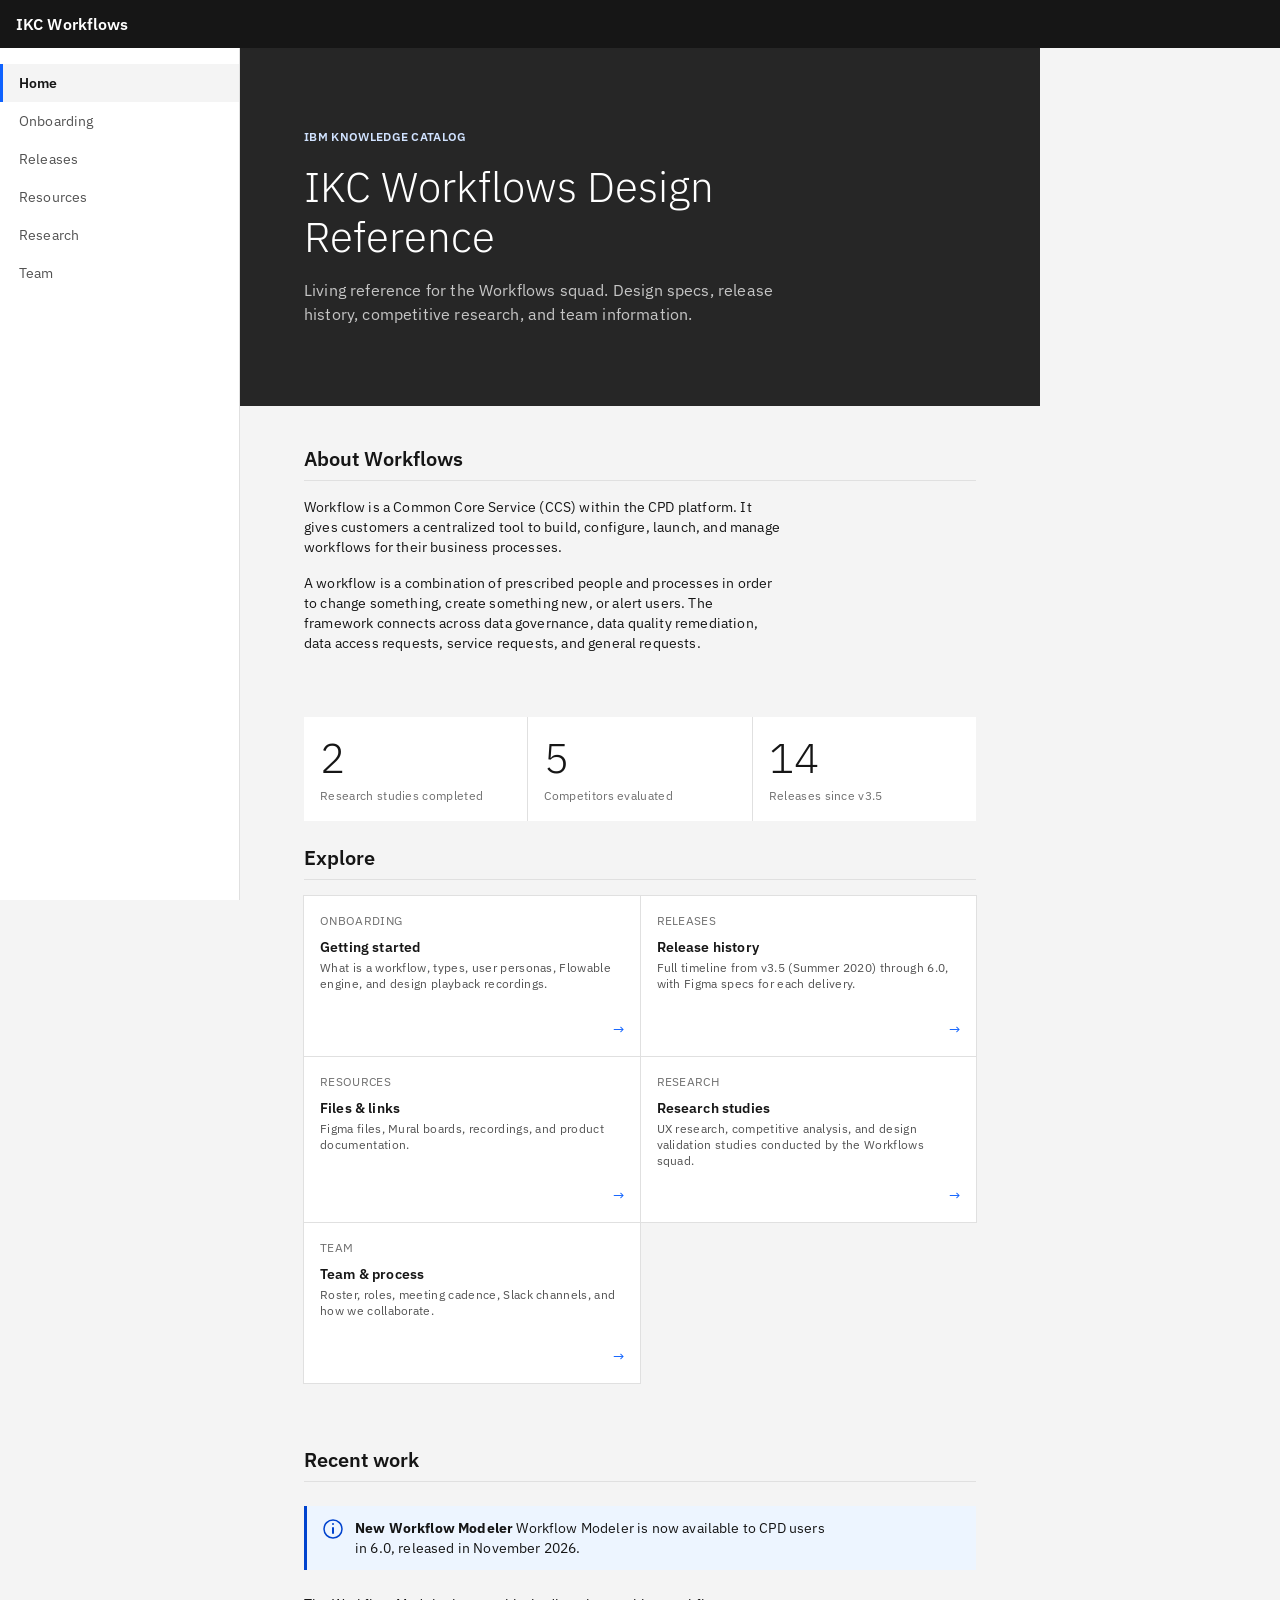
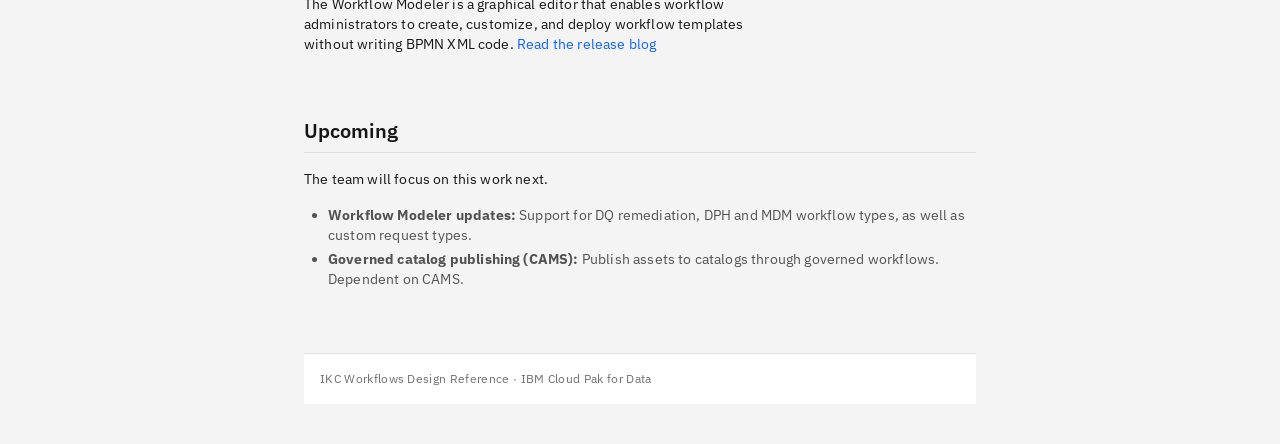
<file: index.html>
<!DOCTYPE html>
<html lang="en">
<head>
  <meta charset="UTF-8">
  <meta name="viewport" content="width=device-width, initial-scale=1.0">
  <title>IKC Workflows Design Reference</title>
  <link rel="stylesheet" href="css/style.css">
  <link rel="preconnect" href="https://fonts.googleapis.com">
  <link href="https://fonts.googleapis.com/css2?family=IBM+Plex+Sans:wght@300;400;500;600&family=IBM+Plex+Mono:wght@400;600&display=swap" rel="stylesheet">
</head>
<body>

  <header class="shell-header">
    <a href="index.html" class="shell-header__name">IKC Workflows</a>
  </header>

  <nav class="mobile-nav">
    <a href="index.html" class="active">Home</a>
    <a href="onboarding.html">Onboarding</a>
    <a href="releases.html">Releases</a>
    <a href="resources.html">Resources</a>
    <a href="competitive.html">Research</a>
    <a href="team.html">Team</a>
  </nav>

  <div class="layout">
    <aside class="side-nav">
      <a href="index.html" class="side-nav__link active">Home</a>
      <a href="onboarding.html" class="side-nav__link">Onboarding</a>
      <a href="releases.html" class="side-nav__link">Releases</a>
      <a href="resources.html" class="side-nav__link">Resources</a>
      <a href="competitive.html" class="side-nav__link">Research</a>
      <a href="team.html" class="side-nav__link">Team</a>
    </aside>

    <main class="main-content">

      <!-- Hero -->
      <div class="hero">
        <span class="hero__label">IBM Knowledge Catalog</span>
        <h1>IKC Workflows Design Reference</h1>
        <p>Living reference for the Workflows squad. Design specs, release history, competitive research, and team information.</p>
      </div>

      <!-- What is Workflow -->
      <div class="section">
        <h2>About Workflows</h2>
        <p>Workflow is a Common Core Service (CCS) within the CPD platform. It gives customers a centralized tool to build, configure, launch, and manage workflows for their business processes.</p>
        <p>A workflow is a combination of prescribed people and processes in order to change something, create something new, or alert users. The framework connects across data governance, data quality remediation, data access requests, service requests, and general requests.</p>
      </div>

      <!-- Stats -->
      <div class="stats-row">
        <div class="stat">
          <div class="stat__number">2</div>
          <div class="stat__label">Research studies completed</div>
        </div>
        <div class="stat">
          <div class="stat__number">5</div>
          <div class="stat__label">Competitors evaluated</div>
        </div>
        <div class="stat">
          <div class="stat__number">14</div>
          <div class="stat__label">Releases since v3.5</div>
        </div>
      </div>

      <!-- Navigation tiles -->
      <div class="section">
        <h2>Explore</h2>
        <div class="tile-grid">
          <a href="onboarding.html" class="tile">
            <div>
              <div class="tile__label">Onboarding</div>
              <div class="tile__title">Getting started</div>
              <div class="tile__description">What is a workflow, types, user personas, Flowable engine, and design playback recordings.</div>
            </div>
            <div class="tile__arrow">&rarr;</div>
          </a>
          <a href="releases.html" class="tile">
            <div>
              <div class="tile__label">Releases</div>
              <div class="tile__title">Release history</div>
              <div class="tile__description">Full timeline from v3.5 (Summer 2020) through 6.0, with Figma specs for each delivery.</div>
            </div>
            <div class="tile__arrow">&rarr;</div>
          </a>
          <a href="resources.html" class="tile">
            <div>
              <div class="tile__label">Resources</div>
              <div class="tile__title">Files &amp; links</div>
              <div class="tile__description">Figma files, Mural boards, recordings, and product documentation.</div>
            </div>
            <div class="tile__arrow">&rarr;</div>
          </a>
          <a href="competitive.html" class="tile">
            <div>
              <div class="tile__label">Research</div>
              <div class="tile__title">Research studies</div>
              <div class="tile__description">UX research, competitive analysis, and design validation studies conducted by the Workflows squad.</div>
            </div>
            <div class="tile__arrow">&rarr;</div>
          </a>
          <a href="team.html" class="tile">
            <div>
              <div class="tile__label">Team</div>
              <div class="tile__title">Team &amp; process</div>
              <div class="tile__description">Roster, roles, meeting cadence, Slack channels, and how we collaborate.</div>
            </div>
            <div class="tile__arrow">&rarr;</div>
          </a>
        </div>
      </div>

      <!-- Recent work -->
      <div class="section">
        <h2>Recent work</h2>
        <div class="notification">
          <svg class="notification__icon" viewBox="0 0 20 20" fill="var(--cds-support-info)"><circle cx="10" cy="5" r="1"/><rect x="9" y="8" width="2" height="7" rx="1"/><circle cx="10" cy="10" r="9" fill="none" stroke="var(--cds-support-info)" stroke-width="1.5"/></svg>
          <p><strong>New Workflow Modeler</strong> Workflow Modeler is now available to CPD users in 6.0, released in November 2026.</p>
        </div>
        <p>The Workflow Modeler is a graphical editor that enables workflow administrators to create, customize, and deploy workflow templates without writing BPMN XML code. <a href="https://community.ibm.com/community/user/blogs/mansi-saxena/2026/11/04/introducing-workflow-modeler-a-simpler-way-to-customize-governance-workflows-in-ibm-watsonx-data-intelligence" target="_blank">Read the release blog</a></p>
      </div>

      <!-- Upcoming -->
      <div class="section">
        <h2>Upcoming</h2>
        <p>The team will focus on this work next.</p>
        <ul class="body-list">
          <li><strong>Workflow Modeler updates:</strong> Support for DQ remediation, DPH and MDM workflow types, as well as custom request types.</li>
          <li><strong>Governed catalog publishing (CAMS):</strong> Publish assets to catalogs through governed workflows. Dependent on CAMS.</li>
        </ul>
      </div>

      <footer class="site-footer">
        IKC Workflows Design Reference &middot; IBM Cloud Pak for Data
      </footer>

    </main>
  </div>

</body>
</html>
</file>
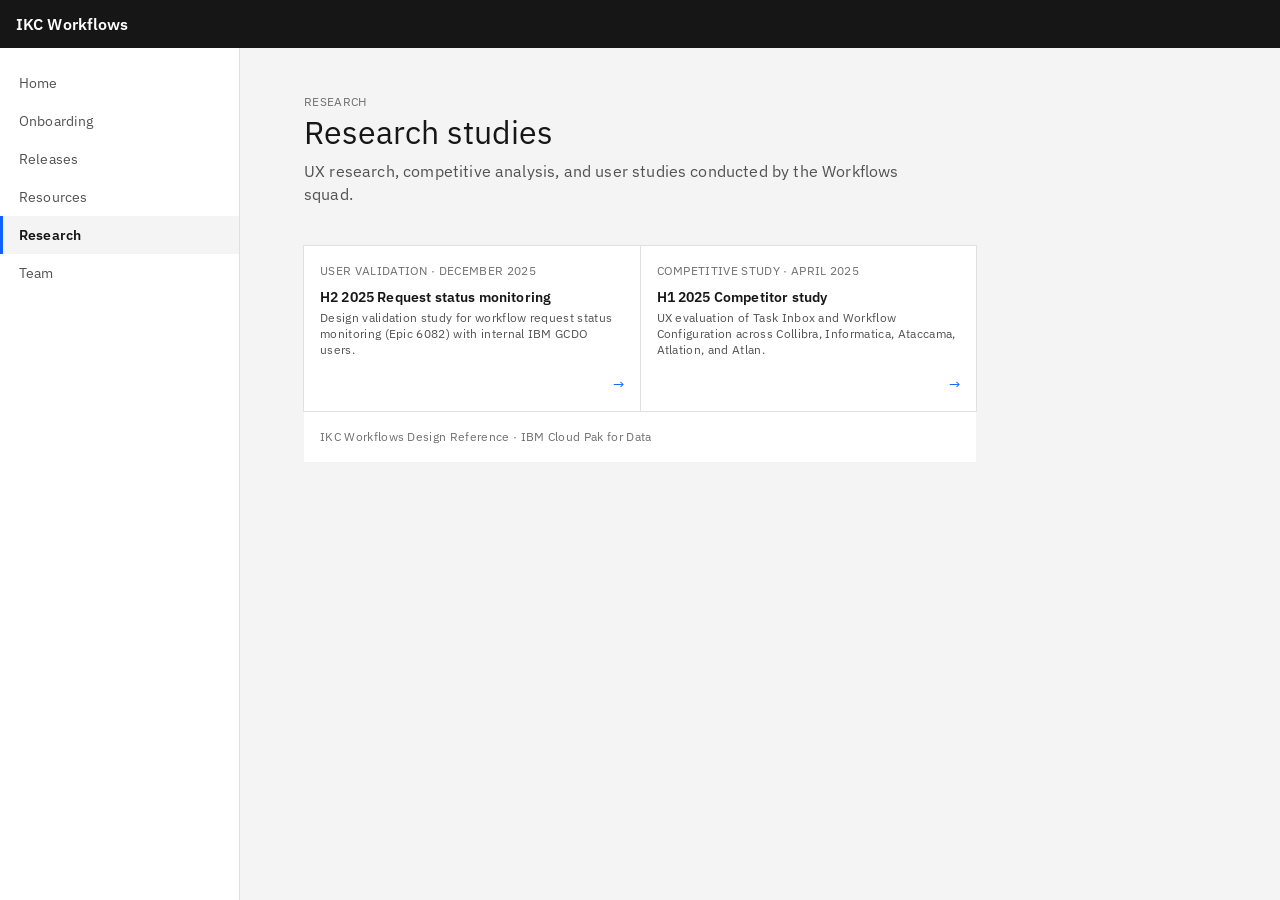
<file: competitive.html>
<!DOCTYPE html>
<html lang="en">
<head>
  <meta charset="UTF-8">
  <meta name="viewport" content="width=device-width, initial-scale=1.0">
  <title>Research - IKC Workflows Design Reference</title>
  <link rel="stylesheet" href="css/style.css">
  <link href="https://fonts.googleapis.com/css2?family=IBM+Plex+Sans:wght@300;400;500;600&family=IBM+Plex+Mono:wght@400;600&display=swap" rel="stylesheet">
</head>
<body>

  <header class="shell-header">
    <a href="index.html" class="shell-header__name">IKC Workflows</a>
  </header>

  <nav class="mobile-nav">
    <a href="index.html">Home</a>
    <a href="onboarding.html">Onboarding</a>
    <a href="releases.html">Releases</a>
    <a href="resources.html">Resources</a>
    <a href="competitive.html" class="active">Research</a>
    <a href="team.html">Team</a>
  </nav>

  <div class="layout">
    <aside class="side-nav">
      <a href="index.html" class="side-nav__link">Home</a>
      <a href="onboarding.html" class="side-nav__link">Onboarding</a>
      <a href="releases.html" class="side-nav__link">Releases</a>
      <a href="resources.html" class="side-nav__link">Resources</a>
      <a href="competitive.html" class="side-nav__link active">Research</a>
      <a href="team.html" class="side-nav__link">Team</a>
    </aside>

    <main class="main-content">
      <div class="page-header">
        <span class="label-01" style="color: var(--cds-text-helper); text-transform: uppercase;">Research</span>
        <h1>Research studies</h1>
        <p>UX research, competitive analysis, and user studies conducted by the Workflows squad.</p>
      </div>

      <div class="tile-grid">
        <a href="research/h2-2025-request-status-validation.html" class="tile">
          <div>
            <div class="tile__label">User validation &middot; December 2025</div>
            <div class="tile__title">H2 2025 Request status monitoring</div>
            <div class="tile__description">Design validation study for workflow request status monitoring (Epic 6082) with internal IBM GCDO users.</div>
          </div>
          <div class="tile__arrow">&rarr;</div>
        </a>
        <a href="research/h1-2025-competitor-study.html" class="tile">
          <div>
            <div class="tile__label">Competitive study &middot; April 2025</div>
            <div class="tile__title">H1 2025 Competitor study</div>
            <div class="tile__description">UX evaluation of Task Inbox and Workflow Configuration across Collibra, Informatica, Ataccama, Atlation, and Atlan.</div>
          </div>
          <div class="tile__arrow">&rarr;</div>
        </a>
      </div>

      <footer class="site-footer">
        IKC Workflows Design Reference &middot; IBM Cloud Pak for Data
      </footer>
    </main>
  </div>

</body>
</html>
</file>
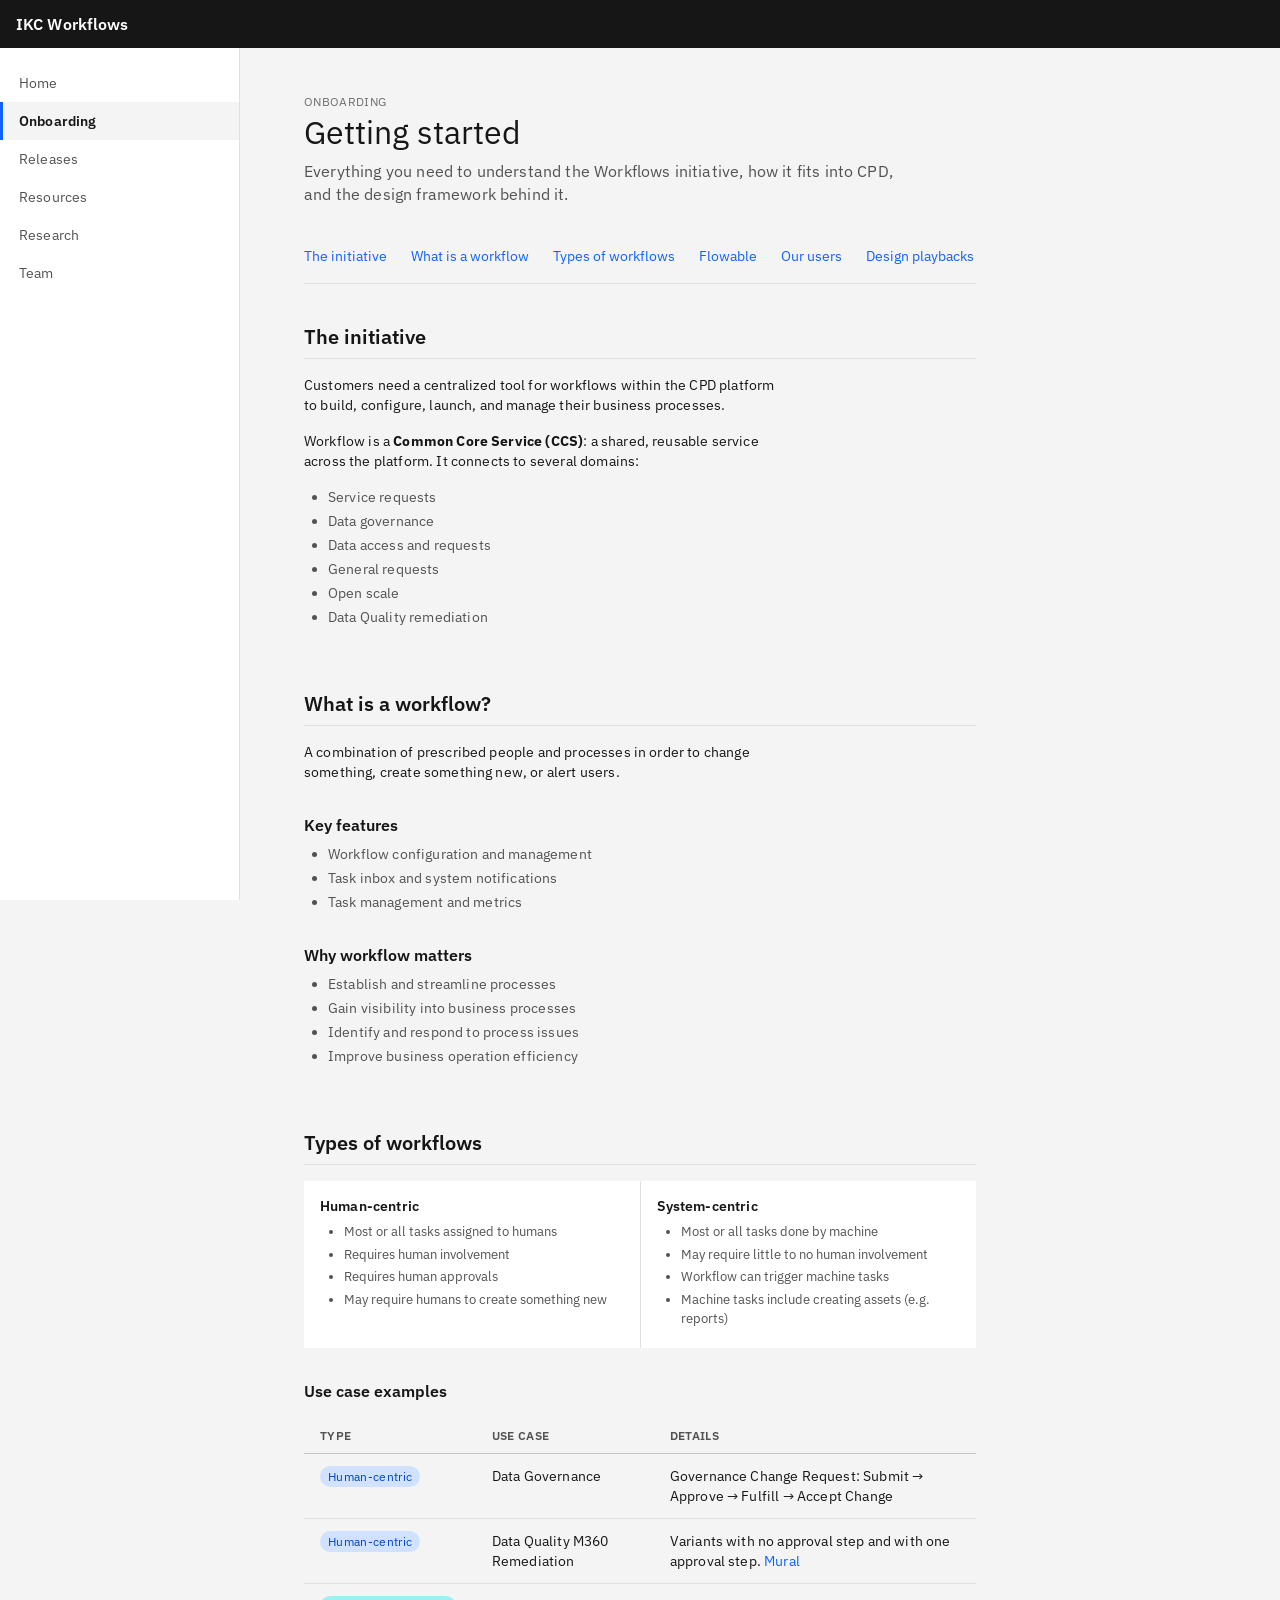
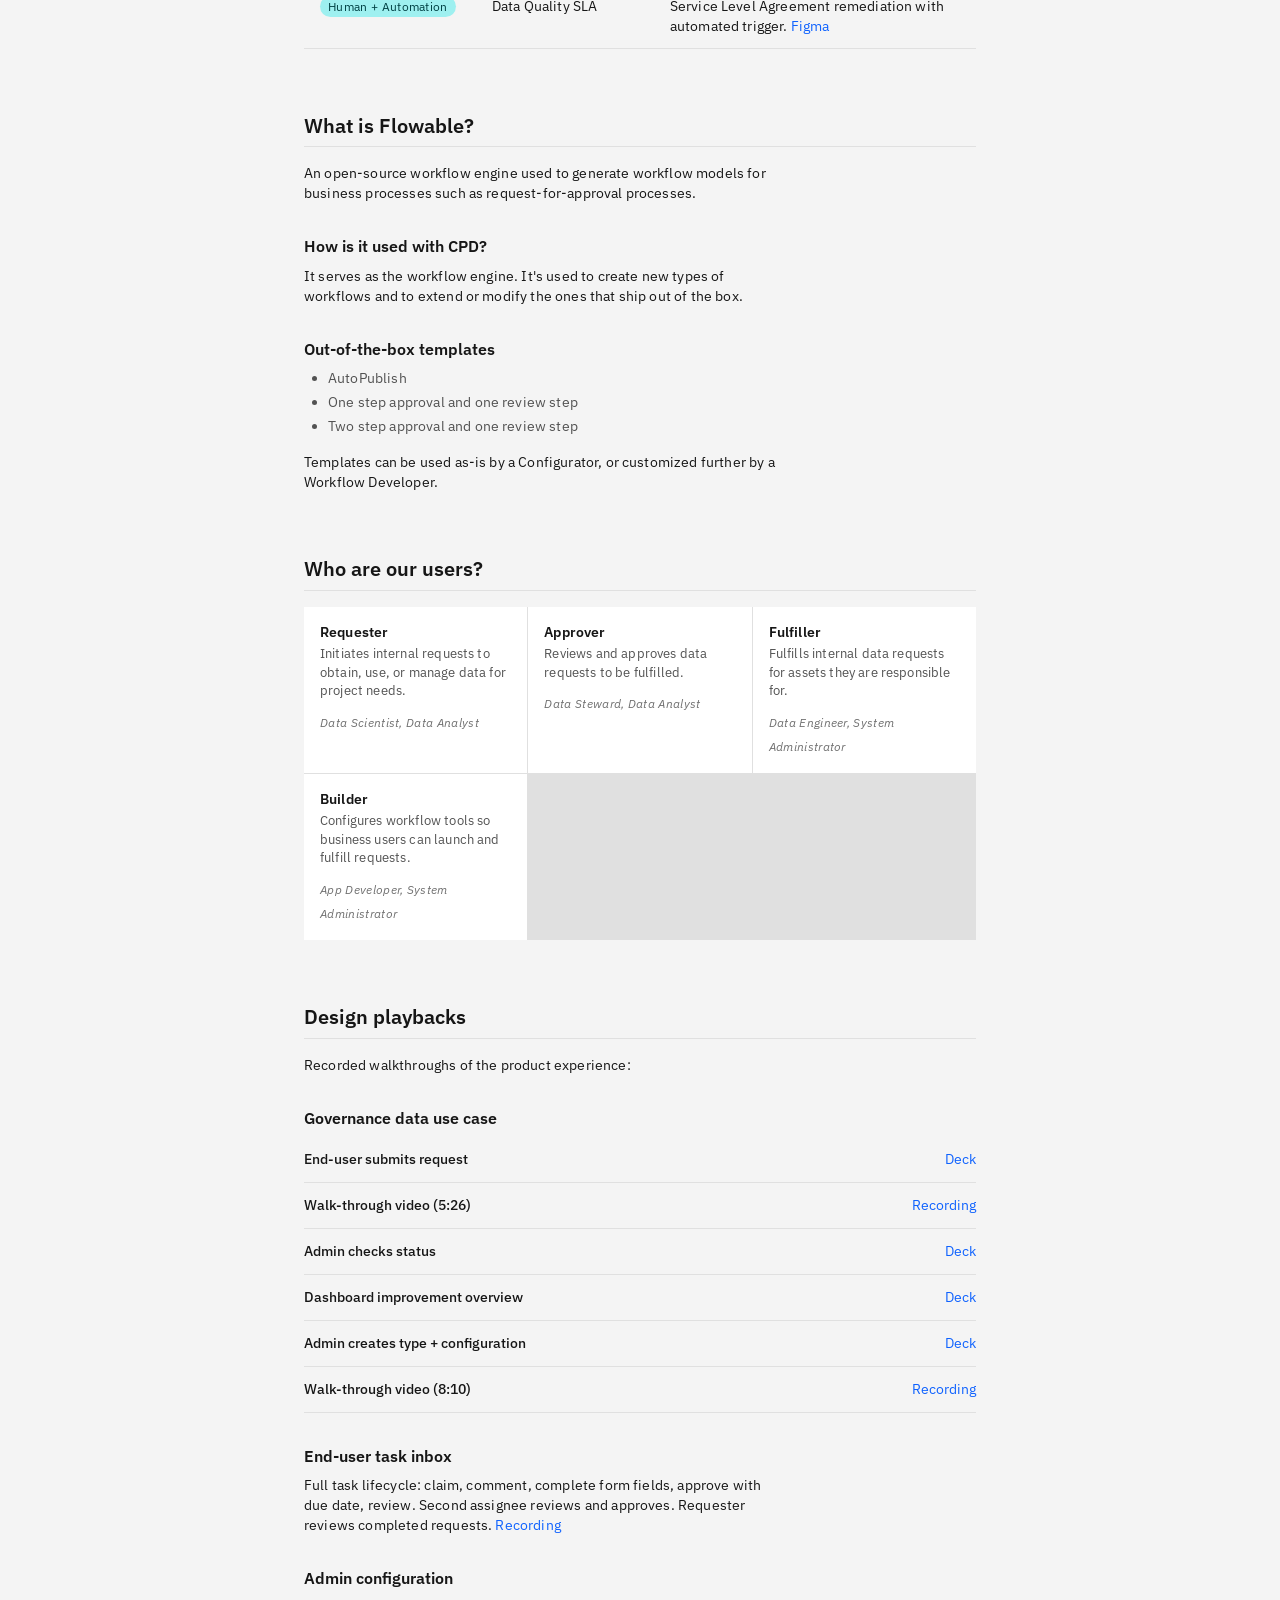
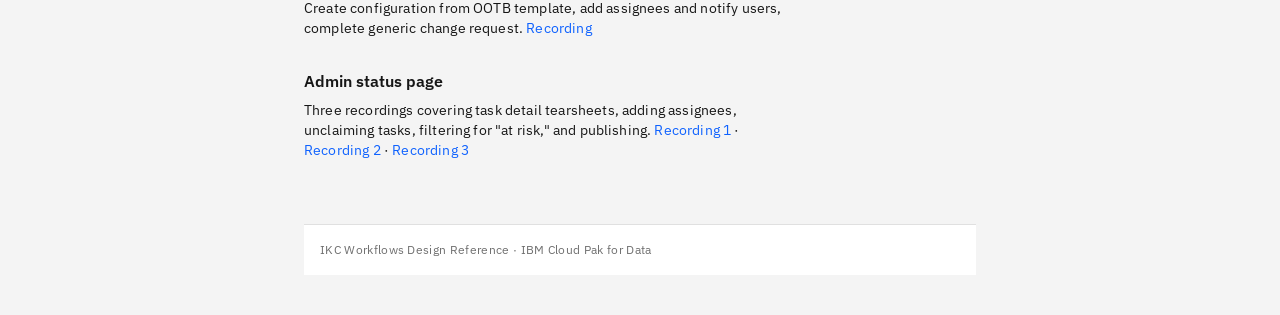
<file: onboarding.html>
<!DOCTYPE html>
<html lang="en">
<head>
  <meta charset="UTF-8">
  <meta name="viewport" content="width=device-width, initial-scale=1.0">
  <title>Onboarding - IKC Workflows Design Reference</title>
  <link rel="stylesheet" href="css/style.css">
  <link href="https://fonts.googleapis.com/css2?family=IBM+Plex+Sans:wght@300;400;500;600&family=IBM+Plex+Mono:wght@400;600&display=swap" rel="stylesheet">
</head>
<body>

  <header class="shell-header">
    <a href="index.html" class="shell-header__name">IKC Workflows</a>
  </header>

  <nav class="mobile-nav">
    <a href="index.html">Home</a>
    <a href="onboarding.html" class="active">Onboarding</a>
    <a href="releases.html">Releases</a>
    <a href="resources.html">Resources</a>
    <a href="competitive.html">Research</a>
    <a href="team.html">Team</a>
  </nav>

  <div class="layout">
    <aside class="side-nav">
      <a href="index.html" class="side-nav__link">Home</a>
      <a href="onboarding.html" class="side-nav__link active">Onboarding</a>
      <a href="releases.html" class="side-nav__link">Releases</a>
      <a href="resources.html" class="side-nav__link">Resources</a>
      <a href="competitive.html" class="side-nav__link">Research</a>
      <a href="team.html" class="side-nav__link">Team</a>
    </aside>

    <main class="main-content">
      <div class="page-header">
        <span class="label-01" style="color: var(--cds-text-helper); text-transform: uppercase;">Onboarding</span>
        <h1>Getting started</h1>
        <p>Everything you need to understand the Workflows initiative, how it fits into CPD, and the design framework behind it.</p>
      </div>

      <nav class="page-toc" aria-label="On this page">
        <a href="#initiative">The initiative</a>
        <a href="#workflows">What is a workflow</a>
        <a href="#types">Types of workflows</a>
        <a href="#flowable">Flowable</a>
        <a href="#users">Our users</a>
        <a href="#playbacks">Design playbacks</a>
      </nav>

      <!-- Initiative -->
      <div class="section" id="initiative">
        <h2>The initiative</h2>
        <p>Customers need a centralized tool for workflows within the CPD platform to build, configure, launch, and manage their business processes.</p>
        <p>Workflow is a <strong>Common Core Service (CCS)</strong>: a shared, reusable service across the platform. It connects to several domains:</p>
        <ul class="body-list">
          <li>Service requests</li>
          <li>Data governance</li>
          <li>Data access and requests</li>
          <li>General requests</li>
          <li>Open scale</li>
          <li>Data Quality remediation</li>
        </ul>
      </div>

      <!-- What is a workflow -->
      <div class="section" id="workflows">
        <h2>What is a workflow?</h2>
        <p>A combination of prescribed people and processes in order to change something, create something new, or alert users.</p>

        <h3>Key features</h3>
        <ul class="body-list">
          <li>Workflow configuration and management</li>
          <li>Task inbox and system notifications</li>
          <li>Task management and metrics</li>
        </ul>

        <h3>Why workflow matters</h3>
        <ul class="body-list">
          <li>Establish and streamline processes</li>
          <li>Gain visibility into business processes</li>
          <li>Identify and respond to process issues</li>
          <li>Improve business operation efficiency</li>
        </ul>
      </div>

      <!-- Types -->
      <div class="section" id="types">
        <h2>Types of workflows</h2>
        <div class="comparison">
          <div class="comparison__box">
            <h4>Human-centric</h4>
            <ul>
              <li>Most or all tasks assigned to humans</li>
              <li>Requires human involvement</li>
              <li>Requires human approvals</li>
              <li>May require humans to create something new</li>
            </ul>
          </div>
          <div class="comparison__box">
            <h4>System-centric</h4>
            <ul>
              <li>Most or all tasks done by machine</li>
              <li>May require little to no human involvement</li>
              <li>Workflow can trigger machine tasks</li>
              <li>Machine tasks include creating assets (e.g. reports)</li>
            </ul>
          </div>
        </div>

        <h3>Use case examples</h3>
        <table class="structured-list">
          <thead>
            <tr><th>Type</th><th>Use case</th><th>Details</th></tr>
          </thead>
          <tbody>
            <tr>
              <td><span class="tag tag--blue">Human-centric</span></td>
              <td>Data Governance</td>
              <td>Governance Change Request: Submit &rarr; Approve &rarr; Fulfill &rarr; Accept Change</td>
            </tr>
            <tr>
              <td><span class="tag tag--blue">Human-centric</span></td>
              <td>Data Quality M360 Remediation</td>
              <td>Variants with no approval step and with one approval step. <a href="#">Mural</a></td>
            </tr>
            <tr>
              <td><span class="tag tag--teal">Human + Automation</span></td>
              <td>Data Quality SLA</td>
              <td>Service Level Agreement remediation with automated trigger. <a href="#">Figma</a></td>
            </tr>
          </tbody>
        </table>
      </div>

      <!-- Flowable -->
      <div class="section" id="flowable">
        <h2>What is Flowable?</h2>
        <p>An open-source workflow engine used to generate workflow models for business processes such as request-for-approval processes.</p>

        <h3>How is it used with CPD?</h3>
        <p>It serves as the workflow engine. It's used to create new types of workflows and to extend or modify the ones that ship out of the box.</p>

        <h3>Out-of-the-box templates</h3>
        <ul class="body-list">
          <li>AutoPublish</li>
          <li>One step approval and one review step</li>
          <li>Two step approval and one review step</li>
        </ul>
        <p>Templates can be used as-is by a Configurator, or customized further by a Workflow Developer.</p>
      </div>

      <!-- Users -->
      <div class="section" id="users">
        <h2>Who are our users?</h2>
        <div class="persona-grid">
          <div class="persona-card">
            <h4>Requester</h4>
            <p>Initiates internal requests to obtain, use, or manage data for project needs.</p>
            <span class="persona-roles">Data Scientist, Data Analyst</span>
          </div>
          <div class="persona-card">
            <h4>Approver</h4>
            <p>Reviews and approves data requests to be fulfilled.</p>
            <span class="persona-roles">Data Steward, Data Analyst</span>
          </div>
          <div class="persona-card">
            <h4>Fulfiller</h4>
            <p>Fulfills internal data requests for assets they are responsible for.</p>
            <span class="persona-roles">Data Engineer, System Administrator</span>
          </div>
          <div class="persona-card">
            <h4>Builder</h4>
            <p>Configures workflow tools so business users can launch and fulfill requests.</p>
            <span class="persona-roles">App Developer, System Administrator</span>
          </div>
        </div>
      </div>

      <!-- Playbacks -->
      <div class="section" id="playbacks">
        <h2>Design playbacks</h2>
        <p>Recorded walkthroughs of the product experience:</p>

        <h3>Governance data use case</h3>
        <div class="content-row"><span class="content-row__label">End-user submits request</span><a href="#">Deck</a></div>
        <div class="content-row"><span class="content-row__label">Walk-through video (5:26)</span><a href="#">Recording</a></div>
        <div class="content-row"><span class="content-row__label">Admin checks status</span><a href="#">Deck</a></div>
        <div class="content-row"><span class="content-row__label">Dashboard improvement overview</span><a href="#">Deck</a></div>
        <div class="content-row"><span class="content-row__label">Admin creates type + configuration</span><a href="#">Deck</a></div>
        <div class="content-row"><span class="content-row__label">Walk-through video (8:10)</span><a href="#">Recording</a></div>

        <h3>End-user task inbox</h3>
        <p>Full task lifecycle: claim, comment, complete form fields, approve with due date, review. Second assignee reviews and approves. Requester reviews completed requests. <a href="#">Recording</a></p>

        <h3>Admin configuration</h3>
        <p>Create configuration from OOTB template, add assignees and notify users, complete generic change request. <a href="#">Recording</a></p>

        <h3>Admin status page</h3>
        <p>Three recordings covering task detail tearsheets, adding assignees, unclaiming tasks, filtering for "at risk," and publishing. <a href="#">Recording 1</a> &middot; <a href="#">Recording 2</a> &middot; <a href="#">Recording 3</a></p>
      </div>

      <footer class="site-footer">
        IKC Workflows Design Reference &middot; IBM Cloud Pak for Data
      </footer>
    </main>
  </div>

</body>
</html>
</file>
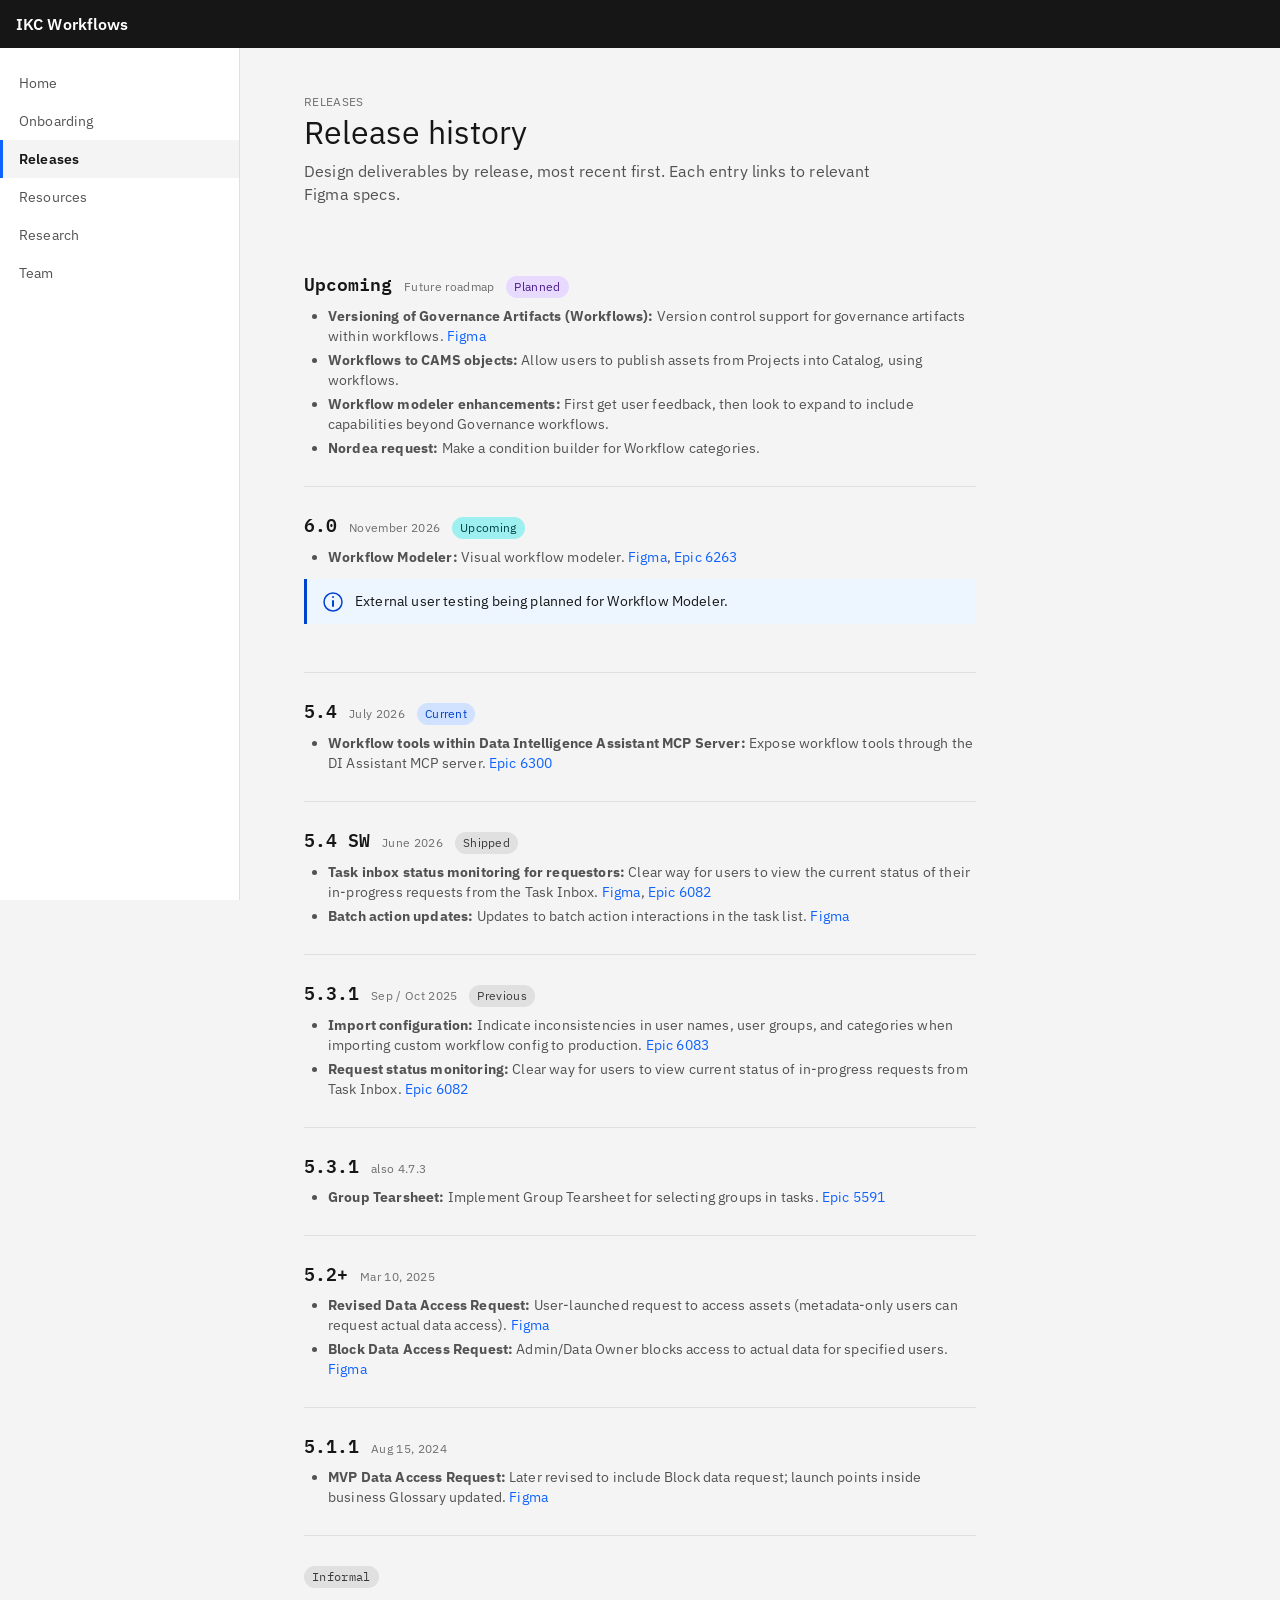
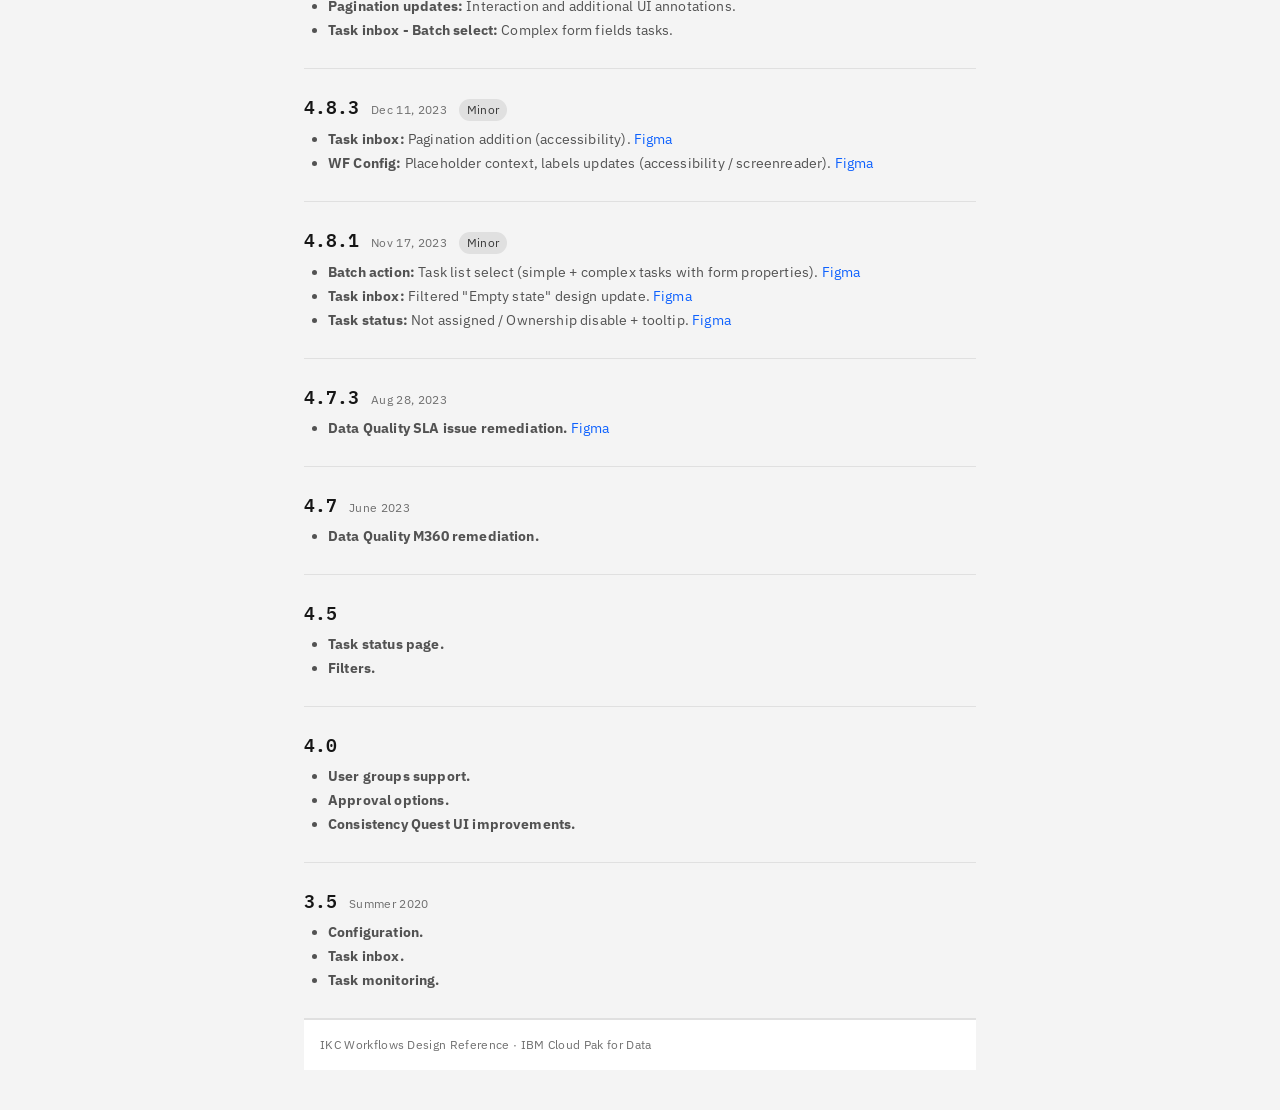
<file: releases.html>
<!DOCTYPE html>
<html lang="en">
<head>
  <meta charset="UTF-8">
  <meta name="viewport" content="width=device-width, initial-scale=1.0">
  <title>Releases - IKC Workflows Design Reference</title>
  <link rel="stylesheet" href="css/style.css">
  <link href="https://fonts.googleapis.com/css2?family=IBM+Plex+Sans:wght@300;400;500;600&family=IBM+Plex+Mono:wght@400;600&display=swap" rel="stylesheet">
</head>
<body>

  <header class="shell-header">
    <a href="index.html" class="shell-header__name">IKC Workflows</a>
  </header>

  <nav class="mobile-nav">
    <a href="index.html">Home</a>
    <a href="onboarding.html">Onboarding</a>
    <a href="releases.html" class="active">Releases</a>
    <a href="resources.html">Resources</a>
    <a href="competitive.html">Research</a>
    <a href="team.html">Team</a>
  </nav>

  <div class="layout">
    <aside class="side-nav">
      <a href="index.html" class="side-nav__link">Home</a>
      <a href="onboarding.html" class="side-nav__link">Onboarding</a>
      <a href="releases.html" class="side-nav__link active">Releases</a>
      <a href="resources.html" class="side-nav__link">Resources</a>
      <a href="competitive.html" class="side-nav__link">Research</a>
      <a href="team.html" class="side-nav__link">Team</a>
    </aside>

    <main class="main-content">
      <div class="page-header">
        <span class="label-01" style="color: var(--cds-text-helper); text-transform: uppercase;">Releases</span>
        <h1>Release history</h1>
        <p>Design deliverables by release, most recent first. Each entry links to relevant Figma specs.</p>
      </div>

      <div class="release">
        <div class="release__header">
          <span class="release__version">Upcoming</span>
          <span class="release__date">Future roadmap</span>
          <span class="tag tag--purple">Planned</span>
        </div>
        <ul>
          <li><strong>Versioning of Governance Artifacts (Workflows):</strong> Version control support for governance artifacts within workflows. <a href="https://www.figma.com/design/XuKvqnOi2DjJAXDnSyw6Cf/Versioning-of-governance-artifacts_Hi-Fi?node-id=3372-23826&t=GagXV23Pn80ULLs2-1" target="_blank">Figma</a></li>
          <li><strong>Workflows to CAMS objects:</strong> Allow users to publish assets from Projects into Catalog, using workflows.</li>
          <li><strong>Workflow modeler enhancements:</strong> First get user feedback, then look to expand to include capabilities beyond Governance workflows.</li>
          <li><strong>Nordea request:</strong> Make a condition builder for Workflow categories.</li>
        </ul>
      </div>

      <div class="release">
        <div class="release__header">
          <span class="release__version">6.0</span>
          <span class="release__date">November 2026</span>
          <span class="tag tag--teal">Upcoming</span>
        </div>
        <ul>
          <li><strong>Workflow Modeler:</strong> Visual workflow modeler. <a href="https://www.figma.com/design/m056iXUwfBiK52o845IP76/Workflow-Modeler?node-id=1-132738&t=FLVi39mjsFnVT8Cv-1" target="_blank">Figma</a>, <a href="https://bigblue.aha.io/features/UNIFIEDCAT-6263" target="_blank">Epic 6263</a></li>
        </ul>
        <div class="notification" style="margin-top: var(--cds-spacing-04);">
          <svg class="notification__icon" viewBox="0 0 20 20" fill="var(--cds-support-info)"><circle cx="10" cy="5" r="1"/><rect x="9" y="8" width="2" height="7" rx="1"/><circle cx="10" cy="10" r="9" fill="none" stroke="var(--cds-support-info)" stroke-width="1.5"/></svg>
          <p>External user testing being planned for Workflow Modeler.</p>
        </div>
      </div>

      <div class="release">
        <div class="release__header">
          <span class="release__version">5.4</span>
          <span class="release__date">July 2026</span>
          <span class="tag tag--blue">Current</span>
        </div>
        <ul>
          <li><strong>Workflow tools within Data Intelligence Assistant MCP Server:</strong> Expose workflow tools through the DI Assistant MCP server. <a href="https://bigblue.aha.io/features/UNIFIEDCAT-6300" target="_blank">Epic 6300</a></li>
        </ul>
      </div>

      <div class="release">
        <div class="release__header">
          <span class="release__version">5.4 SW</span>
          <span class="release__date">June 2026</span>
          <span class="tag tag--gray">Shipped</span>
        </div>
        <ul>
          <li><strong>Task inbox status monitoring for requestors:</strong> Clear way for users to view the current status of their in-progress requests from the Task Inbox. <a href="https://www.figma.com/design/EzVvjkl2xznBUD3S90FAtY/Workflows---2025-H2-Enhancements?node-id=1-253167" target="_blank">Figma</a>, <a href="https://bigblue.aha.io/features/UNIFIEDCAT-6082" target="_blank">Epic 6082</a></li>
          <li><strong>Batch action updates:</strong> Updates to batch action interactions in the task list. <a href="https://www.figma.com/design/tX1ALZBfEyFci9DagTDnyE/Workflow---2026-projects?node-id=2764-76830&t=Rn8OVlNkCRoqg6cQ-1" target="_blank">Figma</a></li>
        </ul>
      </div>

      <div class="release">
        <div class="release__header">
          <span class="release__version">5.3.1</span>
          <span class="release__date">Sep / Oct 2025</span>
          <span class="tag tag--gray">Previous</span>
        </div>
        <ul>
          <li><strong>Import configuration:</strong> Indicate inconsistencies in user names, user groups, and categories when importing custom workflow config to production. <a href="https://bigblue.aha.io/features/UNIFIEDCAT-6083" target="_blank">Epic 6083</a></li>
          <li><strong>Request status monitoring:</strong> Clear way for users to view current status of in-progress requests from Task Inbox. <a href="https://bigblue.aha.io/features/UNIFIEDCAT-6082" target="_blank">Epic 6082</a></li>
        </ul>
      </div>

      <div class="release">
        <div class="release__header">
          <span class="release__version">5.3.1</span>
          <span class="release__date">also 4.7.3</span>
        </div>
        <ul>
          <li><strong>Group Tearsheet:</strong> Implement Group Tearsheet for selecting groups in tasks. <a href="https://bigblue.aha.io/features/UNIFIEDCAT-5591" target="_blank">Epic 5591</a></li>
        </ul>
      </div>

      <div class="release">
        <div class="release__header">
          <span class="release__version">5.2+</span>
          <span class="release__date">Mar 10, 2025</span>
        </div>
        <ul>
          <li><strong>Revised Data Access Request:</strong> User-launched request to access assets (metadata-only users can request actual data access). <a href="https://www.figma.com/design/DDNCsdxddvMbCVKc9vQ6yd/Workflows-DataAccess_RevokeDataAccess-post-5.2-2025-?node-id=1-29615&t=kHImDTAAQkQKw6wJ-1" target="_blank">Figma</a></li>
          <li><strong>Block Data Access Request:</strong> Admin/Data Owner blocks access to actual data for specified users. <a href="https://www.figma.com/design/DDNCsdxddvMbCVKc9vQ6yd/Workflows-DataAccess_RevokeDataAccess-post-5.2-2025-?node-id=1-29615&t=kHImDTAAQkQKw6wJ-1" target="_blank">Figma</a></li>
        </ul>
      </div>

      <div class="release">
        <div class="release__header">
          <span class="release__version">5.1.1</span>
          <span class="release__date">Aug 15, 2024</span>
        </div>
        <ul>
          <li><strong>MVP Data Access Request:</strong> Later revised to include Block data request; launch points inside business Glossary updated. <a href="https://www.figma.com/design/DDNCsdxddvMbCVKc9vQ6yd/Workflows-DataAccess_RevokeDataAccess-post-5.2-2025-?node-id=279-104440&t=kHImDTAAQkQKw6wJ-1" target="_blank">Figma</a></li>
        </ul>
      </div>

      <div class="release">
        <div class="release__header">
          <span class="release__version"><span class="tag tag--gray">Informal</span></span>
        </div>
        <ul>
          <li><strong>Pagination updates:</strong> Interaction and additional UI annotations.</li>
          <li><strong>Task inbox - Batch select:</strong> Complex form fields tasks.</li>
        </ul>
      </div>

      <div class="release">
        <div class="release__header">
          <span class="release__version">4.8.3</span>
          <span class="release__date">Dec 11, 2023</span>
          <span class="tag tag--gray">Minor</span>
        </div>
        <ul>
          <li><strong>Task inbox:</strong> Pagination addition (accessibility). <a href="https://www.figma.com/design/qiR8CpEvHln0X5m02aWfIZ/CPD_Workflow-4.8.3--Accessibility-updates-?node-id=0-1&t=ZVUS5Der5TWtl53u-1" target="_blank">Figma</a></li>
          <li><strong>WF Config:</strong> Placeholder context, labels updates (accessibility / screenreader). <a href="https://www.figma.com/design/qiR8CpEvHln0X5m02aWfIZ/CPD_Workflow-4.8.3--Accessibility-updates-?node-id=0-1&t=ZVUS5Der5TWtl53u-1" target="_blank">Figma</a></li>
        </ul>
      </div>

      <div class="release">
        <div class="release__header">
          <span class="release__version">4.8.1</span>
          <span class="release__date">Nov 17, 2023</span>
          <span class="tag tag--gray">Minor</span>
        </div>
        <ul>
          <li><strong>Batch action:</strong> Task list select (simple + complex tasks with form properties). <a href="https://www.figma.com/design/olBIyURd6PzlTITldHs7Oi/CPD_Workflows_4.8.1?m=auto&t=2ADkuHZ5XbdRB8l3-6" target="_blank">Figma</a></li>
          <li><strong>Task inbox:</strong> Filtered "Empty state" design update. <a href="https://www.figma.com/design/olBIyURd6PzlTITldHs7Oi/CPD_Workflows_4.8.1?m=auto&t=2ADkuHZ5XbdRB8l3-6" target="_blank">Figma</a></li>
          <li><strong>Task status:</strong> Not assigned / Ownership disable + tooltip. <a href="https://www.figma.com/design/olBIyURd6PzlTITldHs7Oi/CPD_Workflows_4.8.1?m=auto&t=2ADkuHZ5XbdRB8l3-6" target="_blank">Figma</a></li>
        </ul>
      </div>

      <div class="release">
        <div class="release__header">
          <span class="release__version">4.7.3</span>
          <span class="release__date">Aug 28, 2023</span>
        </div>
        <ul>
          <li><strong>Data Quality SLA issue remediation.</strong> <a href="https://www.figma.com/design/cR49uBA6g4VlRLcmbTkhqb/DQ-SLA---Workflows-only?m=auto&t=2ADkuHZ5XbdRB8l3-6" target="_blank">Figma</a></li>
        </ul>
      </div>

      <div class="release">
        <div class="release__header">
          <span class="release__version">4.7</span>
          <span class="release__date">June 2023</span>
        </div>
        <ul>
          <li><strong>Data Quality M360 remediation.</strong></li>
        </ul>
      </div>

      <div class="release">
        <div class="release__header">
          <span class="release__version">4.5</span>
        </div>
        <ul>
          <li><strong>Task status page.</strong></li>
          <li><strong>Filters.</strong></li>
        </ul>
      </div>

      <div class="release">
        <div class="release__header">
          <span class="release__version">4.0</span>
        </div>
        <ul>
          <li><strong>User groups support.</strong></li>
          <li><strong>Approval options.</strong></li>
          <li><strong>Consistency Quest UI improvements.</strong></li>
        </ul>
      </div>

      <div class="release">
        <div class="release__header">
          <span class="release__version">3.5</span>
          <span class="release__date">Summer 2020</span>
        </div>
        <ul>
          <li><strong>Configuration.</strong></li>
          <li><strong>Task inbox.</strong></li>
          <li><strong>Task monitoring.</strong></li>
        </ul>
      </div>

      <footer class="site-footer">
        IKC Workflows Design Reference &middot; IBM Cloud Pak for Data
      </footer>
    </main>
  </div>

</body>
</html>
</file>
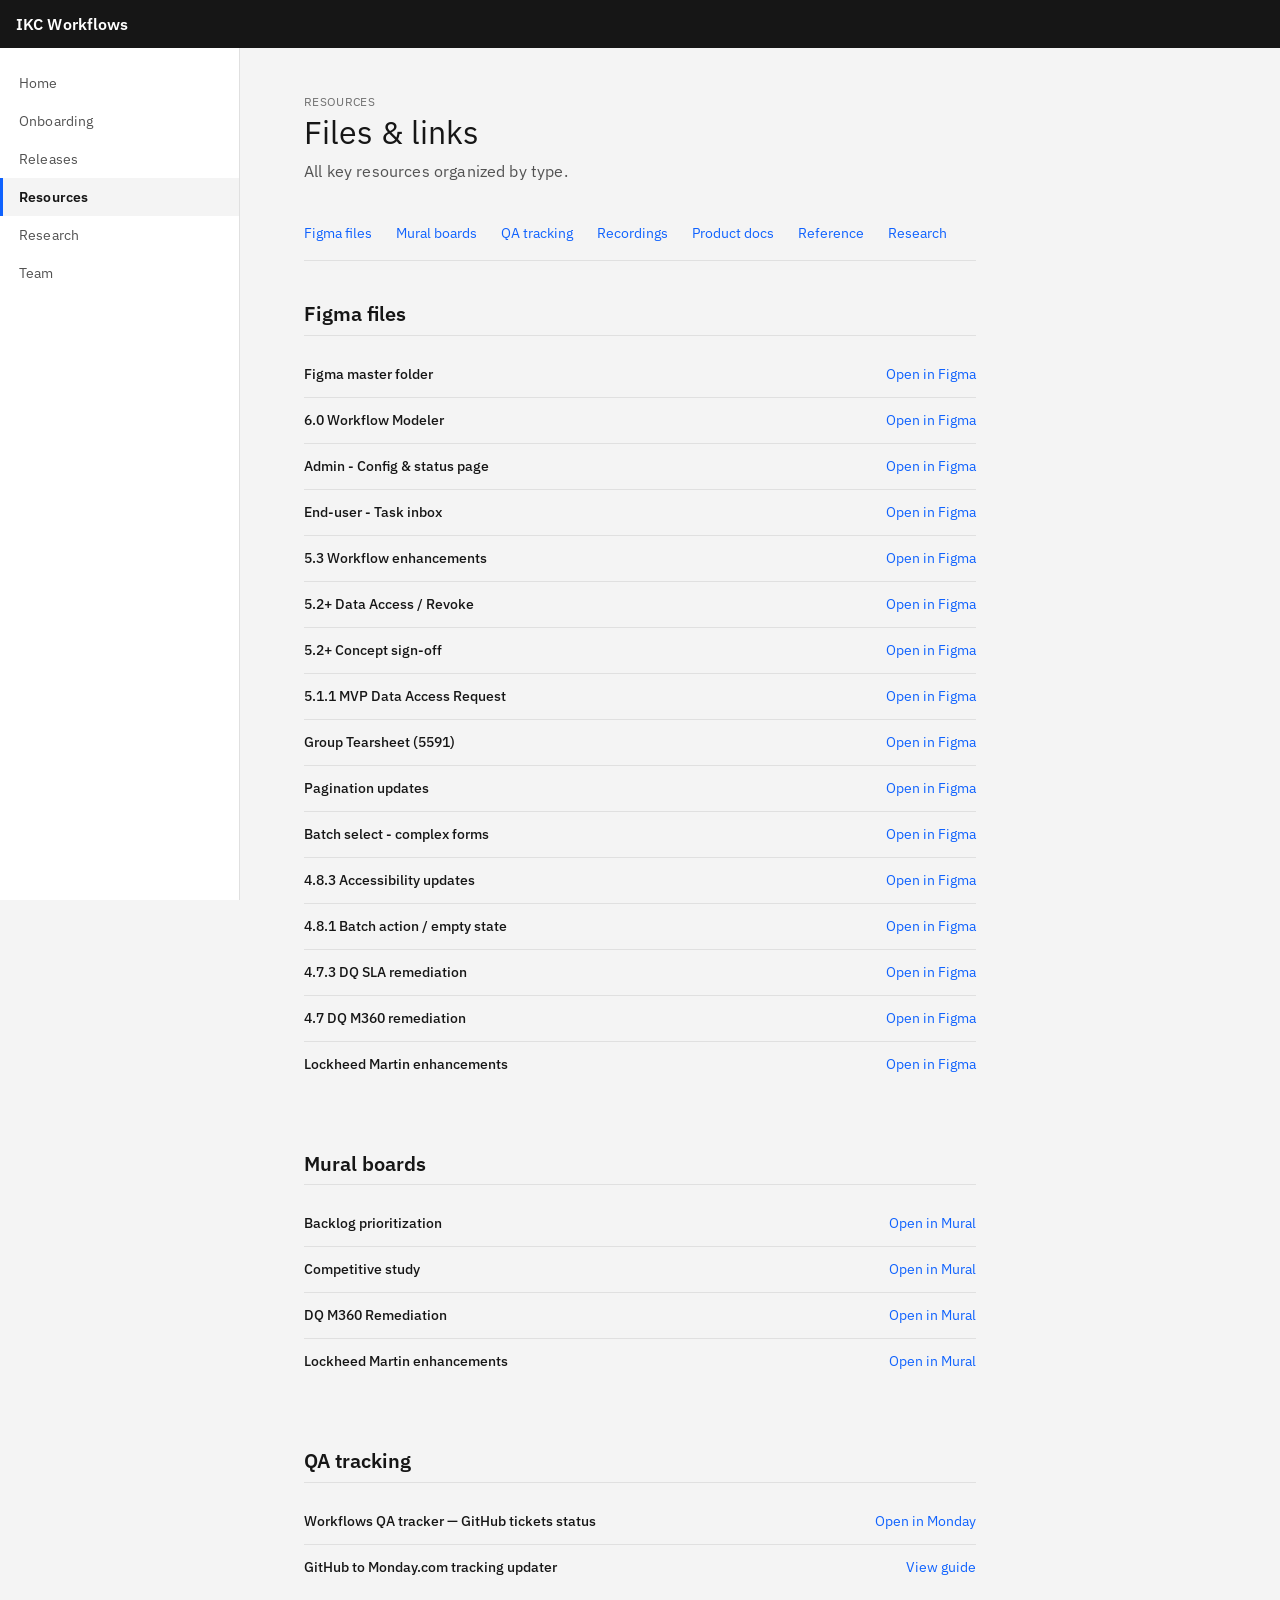
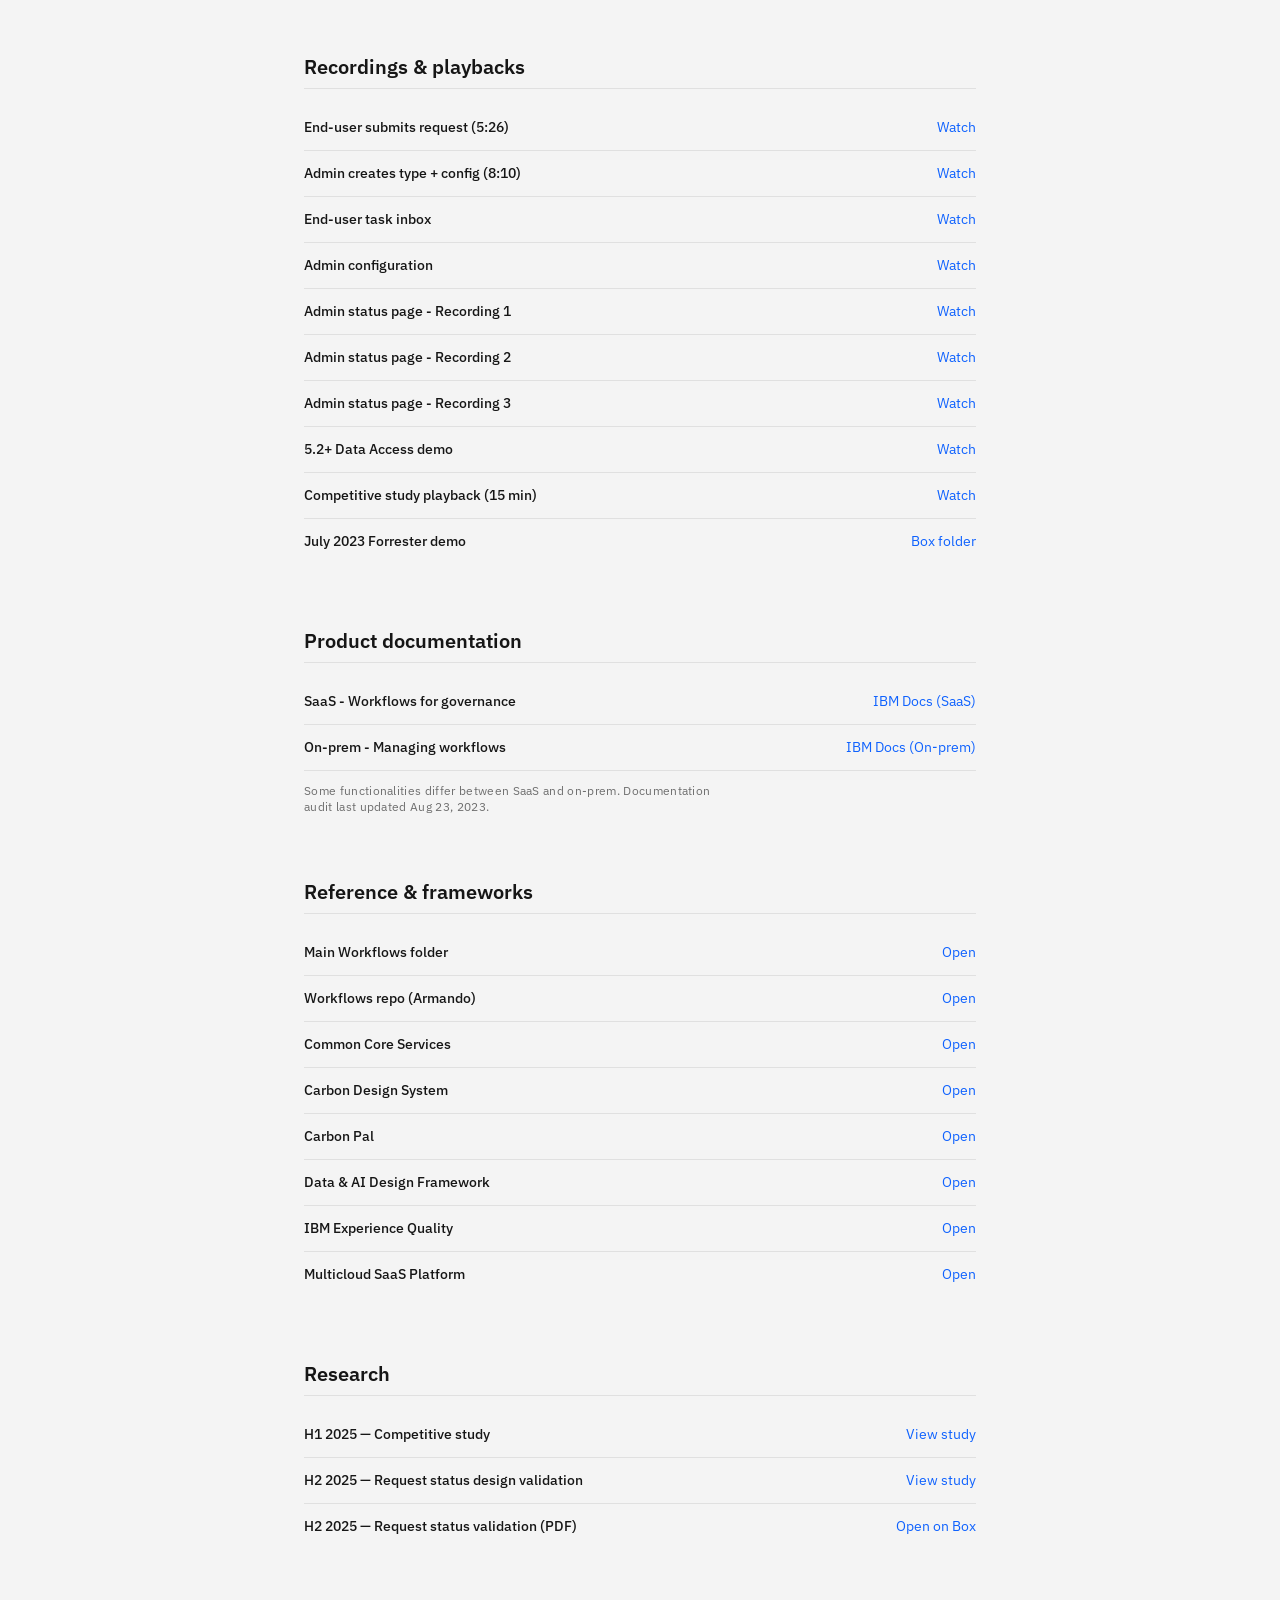
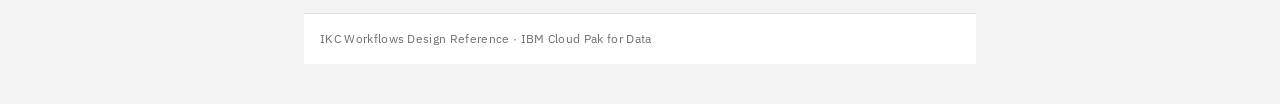
<file: resources.html>
<!DOCTYPE html>
<html lang="en">
<head>
  <meta charset="UTF-8">
  <meta name="viewport" content="width=device-width, initial-scale=1.0">
  <title>Resources - IKC Workflows Design Reference</title>
  <link rel="stylesheet" href="css/style.css">
  <link href="https://fonts.googleapis.com/css2?family=IBM+Plex+Sans:wght@300;400;500;600&family=IBM+Plex+Mono:wght@400;600&display=swap" rel="stylesheet">
</head>
<body>

  <header class="shell-header">
    <a href="index.html" class="shell-header__name">IKC Workflows</a>
  </header>

  <nav class="mobile-nav">
    <a href="index.html">Home</a>
    <a href="onboarding.html">Onboarding</a>
    <a href="releases.html">Releases</a>
    <a href="resources.html" class="active">Resources</a>
    <a href="competitive.html">Research</a>
    <a href="team.html">Team</a>
  </nav>

  <div class="layout">
    <aside class="side-nav">
      <a href="index.html" class="side-nav__link">Home</a>
      <a href="onboarding.html" class="side-nav__link">Onboarding</a>
      <a href="releases.html" class="side-nav__link">Releases</a>
      <a href="resources.html" class="side-nav__link active">Resources</a>
      <a href="competitive.html" class="side-nav__link">Research</a>
      <a href="team.html" class="side-nav__link">Team</a>
    </aside>

    <main class="main-content">
      <div class="page-header">
        <span class="label-01" style="color: var(--cds-text-helper); text-transform: uppercase;">Resources</span>
        <h1>Files &amp; links</h1>
        <p>All key resources organized by type.</p>
      </div>

      <nav class="page-toc" aria-label="On this page">
        <a href="#figma">Figma files</a>
        <a href="#mural">Mural boards</a>
        <a href="#qa">QA tracking</a>
        <a href="#recordings">Recordings</a>
        <a href="#docs">Product docs</a>
        <a href="#reference">Reference</a>
        <a href="#research">Research</a>
      </nav>

      <!-- Figma -->
      <div class="section" id="figma">
        <h2>Figma files</h2>
        <div class="content-row"><span class="content-row__label">Figma master folder</span><a href="#">Open in Figma</a></div>
        <div class="content-row"><span class="content-row__label">6.0 Workflow Modeler</span><a href="https://www.figma.com/design/m056iXUwfBiK52o845IP76/Workflow-Modeler?node-id=1-132738&t=FLVi39mjsFnVT8Cv-1" target="_blank">Open in Figma</a></div>
        <div class="content-row"><span class="content-row__label">Admin - Config &amp; status page</span><a href="#">Open in Figma</a></div>
        <div class="content-row"><span class="content-row__label">End-user - Task inbox</span><a href="#">Open in Figma</a></div>
        <div class="content-row"><span class="content-row__label">5.3 Workflow enhancements</span><a href="#">Open in Figma</a></div>
        <div class="content-row"><span class="content-row__label">5.2+ Data Access / Revoke</span><a href="#">Open in Figma</a></div>
        <div class="content-row"><span class="content-row__label">5.2+ Concept sign-off</span><a href="#">Open in Figma</a></div>
        <div class="content-row"><span class="content-row__label">5.1.1 MVP Data Access Request</span><a href="#">Open in Figma</a></div>
        <div class="content-row"><span class="content-row__label">Group Tearsheet (5591)</span><a href="#">Open in Figma</a></div>
        <div class="content-row"><span class="content-row__label">Pagination updates</span><a href="#">Open in Figma</a></div>
        <div class="content-row"><span class="content-row__label">Batch select - complex forms</span><a href="#">Open in Figma</a></div>
        <div class="content-row"><span class="content-row__label">4.8.3 Accessibility updates</span><a href="#">Open in Figma</a></div>
        <div class="content-row"><span class="content-row__label">4.8.1 Batch action / empty state</span><a href="#">Open in Figma</a></div>
        <div class="content-row"><span class="content-row__label">4.7.3 DQ SLA remediation</span><a href="#">Open in Figma</a></div>
        <div class="content-row"><span class="content-row__label">4.7 DQ M360 remediation</span><a href="#">Open in Figma</a></div>
        <div class="content-row"><span class="content-row__label">Lockheed Martin enhancements</span><a href="#">Open in Figma</a></div>
      </div>

      <!-- Mural -->
      <div class="section" id="mural">
        <h2>Mural boards</h2>
        <div class="content-row"><span class="content-row__label">Backlog prioritization</span><a href="#">Open in Mural</a></div>
        <div class="content-row"><span class="content-row__label">Competitive study</span><a href="#">Open in Mural</a></div>
        <div class="content-row"><span class="content-row__label">DQ M360 Remediation</span><a href="#">Open in Mural</a></div>
        <div class="content-row"><span class="content-row__label">Lockheed Martin enhancements</span><a href="#">Open in Mural</a></div>
      </div>

      <!-- QA tracking -->
      <div class="section" id="qa">
        <h2>QA tracking</h2>
        <div class="content-row"><span class="content-row__label">Workflows QA tracker — GitHub tickets status</span><a href="https://ibm.monday.com/boards/6785016457" target="_blank">Open in Monday</a></div>
        <div class="content-row"><span class="content-row__label">GitHub to Monday.com tracking updater</span><a href="https://pages.github.ibm.com/Jennifer-Hale/Workflows-QA/manual-run-guide.html" target="_blank">View guide</a></div>
      </div>

      <!-- Recordings -->
      <div class="section" id="recordings">
        <h2>Recordings &amp; playbacks</h2>
        <div class="content-row"><span class="content-row__label">End-user submits request (5:26)</span><a href="#">Watch</a></div>
        <div class="content-row"><span class="content-row__label">Admin creates type + config (8:10)</span><a href="#">Watch</a></div>
        <div class="content-row"><span class="content-row__label">End-user task inbox</span><a href="#">Watch</a></div>
        <div class="content-row"><span class="content-row__label">Admin configuration</span><a href="#">Watch</a></div>
        <div class="content-row"><span class="content-row__label">Admin status page - Recording 1</span><a href="#">Watch</a></div>
        <div class="content-row"><span class="content-row__label">Admin status page - Recording 2</span><a href="#">Watch</a></div>
        <div class="content-row"><span class="content-row__label">Admin status page - Recording 3</span><a href="#">Watch</a></div>
        <div class="content-row"><span class="content-row__label">5.2+ Data Access demo</span><a href="#">Watch</a></div>
        <div class="content-row"><span class="content-row__label">Competitive study playback (15 min)</span><a href="#">Watch</a></div>
        <div class="content-row"><span class="content-row__label">July 2023 Forrester demo</span><a href="#">Box folder</a></div>
      </div>

      <!-- Product docs -->
      <div class="section" id="docs">
        <h2>Product documentation</h2>
        <div class="content-row"><span class="content-row__label">SaaS - Workflows for governance</span><a href="#">IBM Docs (SaaS)</a></div>
        <div class="content-row"><span class="content-row__label">On-prem - Managing workflows</span><a href="#">IBM Docs (On-prem)</a></div>
        <p class="helper-01" style="margin-top: var(--cds-spacing-04);">Some functionalities differ between SaaS and on-prem. Documentation audit last updated Aug 23, 2023.</p>
      </div>

      <!-- Reference -->
      <div class="section" id="reference">
        <h2>Reference &amp; frameworks</h2>
        <div class="content-row"><span class="content-row__label">Main Workflows folder</span><a href="#">Open</a></div>
        <div class="content-row"><span class="content-row__label">Workflows repo (Armando)</span><a href="#">Open</a></div>
        <div class="content-row"><span class="content-row__label">Common Core Services</span><a href="#">Open</a></div>
        <div class="content-row"><span class="content-row__label">Carbon Design System</span><a href="#">Open</a></div>
        <div class="content-row"><span class="content-row__label">Carbon Pal</span><a href="#">Open</a></div>
        <div class="content-row"><span class="content-row__label">Data &amp; AI Design Framework</span><a href="#">Open</a></div>
        <div class="content-row"><span class="content-row__label">IBM Experience Quality</span><a href="#">Open</a></div>
        <div class="content-row"><span class="content-row__label">Multicloud SaaS Platform</span><a href="#">Open</a></div>
      </div>

      <!-- Research -->
      <div class="section" id="research">
        <h2>Research</h2>
        <div class="content-row"><span class="content-row__label">H1 2025 — Competitive study</span><a href="research/h1-2025-competitor-study.html">View study</a></div>
        <div class="content-row"><span class="content-row__label">H2 2025 — Request status design validation</span><a href="research/h2-2025-request-status-validation.html">View study</a></div>
        <div class="content-row"><span class="content-row__label">H2 2025 — Request status validation (PDF)</span><a href="https://ibm.box.com/s/chc8muw1r23b237lkiq6jv1cfidf6a59" target="_blank">Open on Box</a></div>
      </div>

      <footer class="site-footer">
        IKC Workflows Design Reference &middot; IBM Cloud Pak for Data
      </footer>
    </main>
  </div>

</body>
</html>
</file>
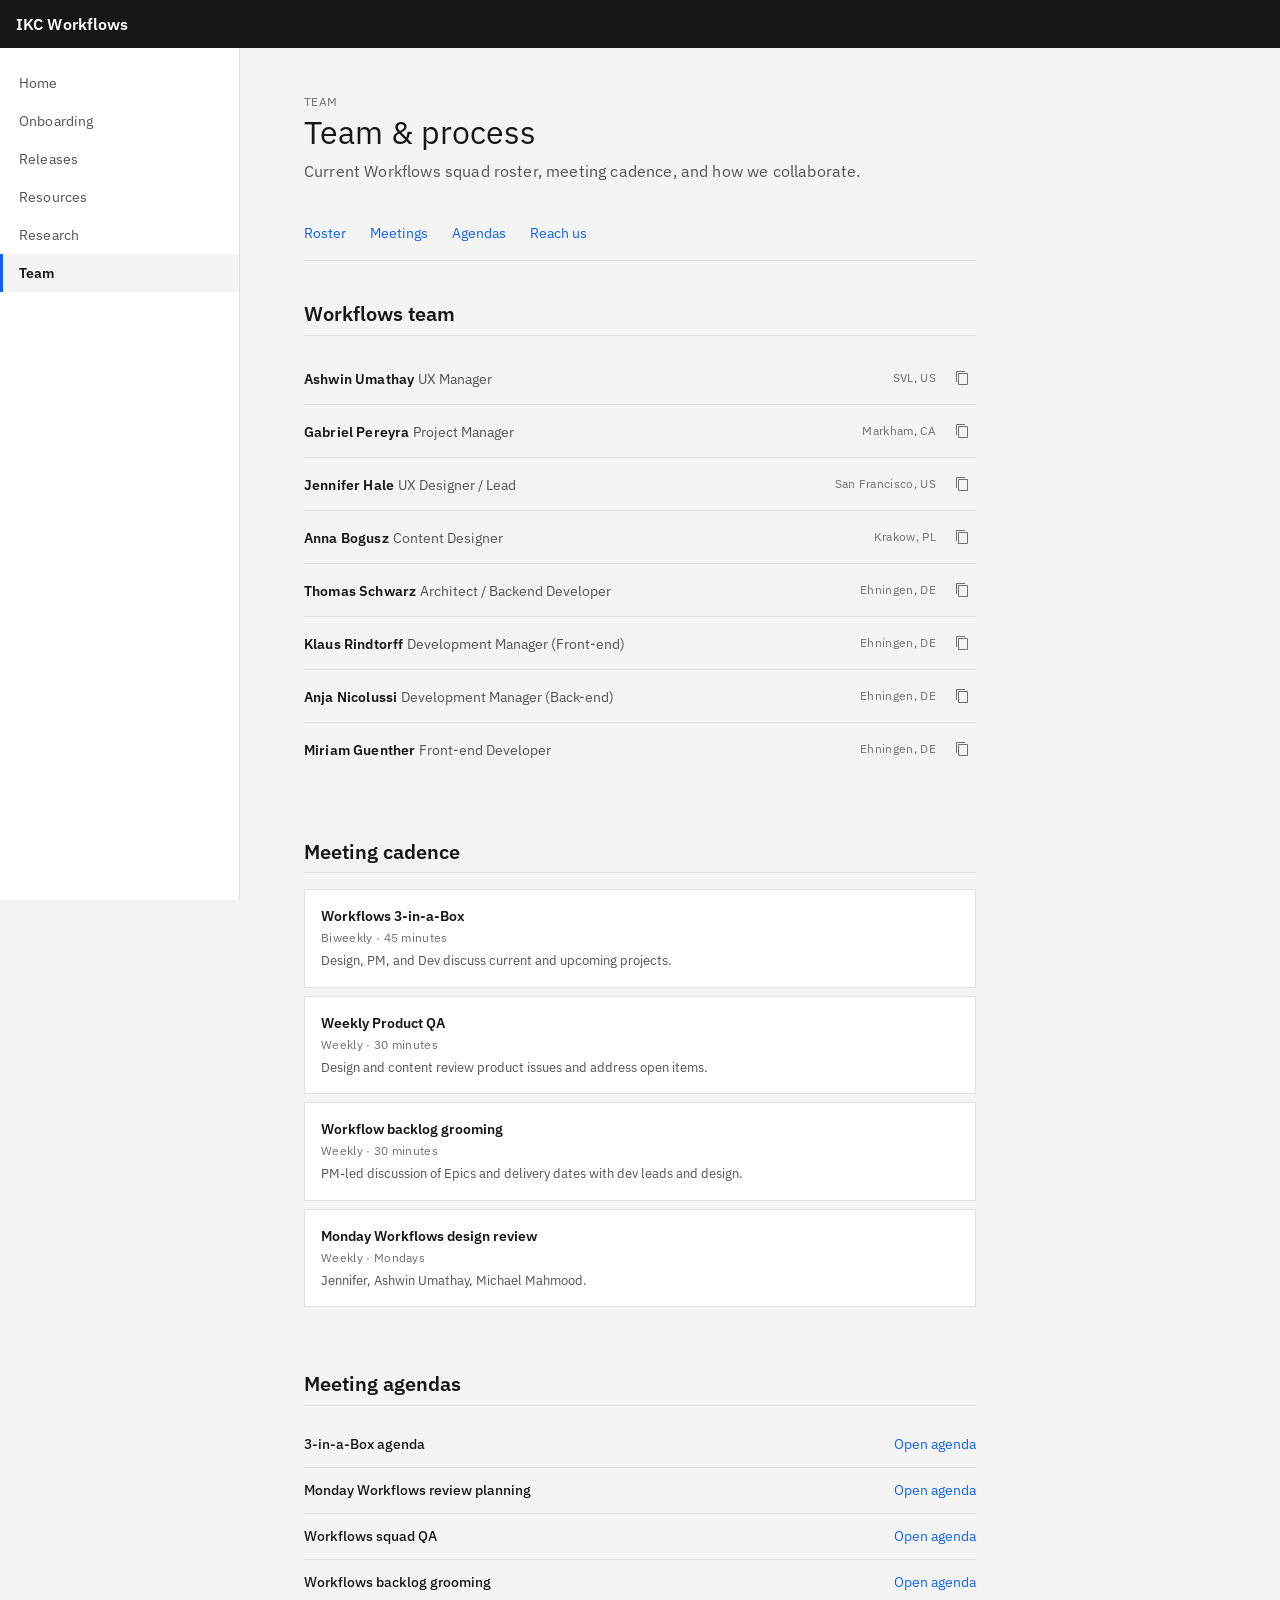
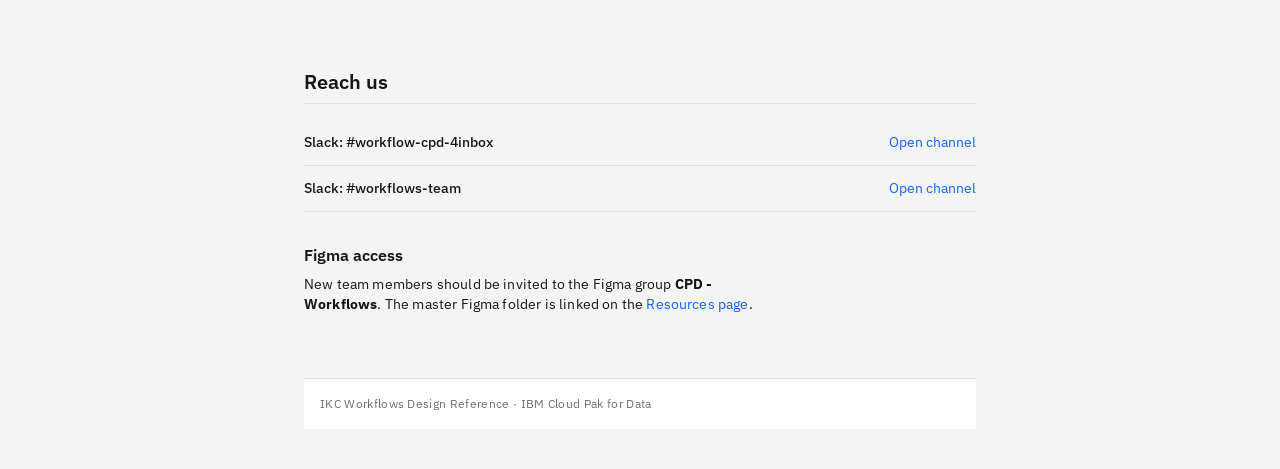
<file: team.html>
<!DOCTYPE html>
<html lang="en">
<head>
  <meta charset="UTF-8">
  <meta name="viewport" content="width=device-width, initial-scale=1.0">
  <title>Team - IKC Workflows Design Reference</title>
  <link rel="stylesheet" href="css/style.css">
  <link href="https://fonts.googleapis.com/css2?family=IBM+Plex+Sans:wght@300;400;500;600&family=IBM+Plex+Mono:wght@400;600&display=swap" rel="stylesheet">
</head>
<body>

  <header class="shell-header">
    <a href="index.html" class="shell-header__name">IKC Workflows</a>
  </header>

  <nav class="mobile-nav">
    <a href="index.html">Home</a>
    <a href="onboarding.html">Onboarding</a>
    <a href="releases.html">Releases</a>
    <a href="resources.html">Resources</a>
    <a href="competitive.html">Research</a>
    <a href="team.html" class="active">Team</a>
  </nav>

  <div class="layout">
    <aside class="side-nav">
      <a href="index.html" class="side-nav__link">Home</a>
      <a href="onboarding.html" class="side-nav__link">Onboarding</a>
      <a href="releases.html" class="side-nav__link">Releases</a>
      <a href="resources.html" class="side-nav__link">Resources</a>
      <a href="competitive.html" class="side-nav__link">Research</a>
      <a href="team.html" class="side-nav__link active">Team</a>
    </aside>

    <main class="main-content">
      <div class="page-header">
        <span class="label-01" style="color: var(--cds-text-helper); text-transform: uppercase;">Team</span>
        <h1>Team &amp; process</h1>
        <p>Current Workflows squad roster, meeting cadence, and how we collaborate.</p>
      </div>

      <nav class="page-toc" aria-label="On this page">
        <a href="#roster">Roster</a>
        <a href="#meetings">Meetings</a>
        <a href="#agendas">Agendas</a>
        <a href="#channels">Reach us</a>
      </nav>

      <!-- Roster -->
      <div class="section" id="roster">
        <h2>Workflows team</h2>

        <div class="roster-row">
          <div><span class="roster-name">Ashwin Umathay</span> <span class="roster-role">UX Manager</span></div>
          <div class="roster-row__meta">
            <span class="roster-location">SVL, US</span>
            <button class="copy-email" data-email="aumathay@us.ibm.com" aria-label="Copy Ashwin Umathay's email">
              <svg viewBox="0 0 16 16" xmlns="http://www.w3.org/2000/svg"><path d="M11 1H3a1 1 0 0 0-1 1v10h1V2h8V1zm2 2H5a1 1 0 0 0-1 1v10a1 1 0 0 0 1 1h8a1 1 0 0 0 1-1V4a1 1 0 0 0-1-1zm0 11H5V4h8v10z"/></svg>
            </button>
          </div>
        </div>

        <div class="roster-row">
          <div><span class="roster-name">Gabriel Pereyra</span> <span class="roster-role">Project Manager</span></div>
          <div class="roster-row__meta">
            <span class="roster-location">Markham, CA</span>
            <button class="copy-email" data-email="gabriel.pereyra@ibm.com" aria-label="Copy Gabriel Pereyra's email">
              <svg viewBox="0 0 16 16" xmlns="http://www.w3.org/2000/svg"><path d="M11 1H3a1 1 0 0 0-1 1v10h1V2h8V1zm2 2H5a1 1 0 0 0-1 1v10a1 1 0 0 0 1 1h8a1 1 0 0 0 1-1V4a1 1 0 0 0-1-1zm0 11H5V4h8v10z"/></svg>
            </button>
          </div>
        </div>

        <div class="roster-row">
          <div><span class="roster-name">Jennifer Hale</span> <span class="roster-role">UX Designer / Lead</span></div>
          <div class="roster-row__meta">
            <span class="roster-location">San Francisco, US</span>
            <button class="copy-email" data-email="jennifer.hale@ibm.com" aria-label="Copy Jennifer Hale's email">
              <svg viewBox="0 0 16 16" xmlns="http://www.w3.org/2000/svg"><path d="M11 1H3a1 1 0 0 0-1 1v10h1V2h8V1zm2 2H5a1 1 0 0 0-1 1v10a1 1 0 0 0 1 1h8a1 1 0 0 0 1-1V4a1 1 0 0 0-1-1zm0 11H5V4h8v10z"/></svg>
            </button>
          </div>
        </div>

        <div class="roster-row">
          <div><span class="roster-name">Anna Bogusz</span> <span class="roster-role">Content Designer</span></div>
          <div class="roster-row__meta">
            <span class="roster-location">Krakow, PL</span>
            <button class="copy-email" data-email="anna.bogusz@ibm.com" aria-label="Copy Anna Bogusz's email">
              <svg viewBox="0 0 16 16" xmlns="http://www.w3.org/2000/svg"><path d="M11 1H3a1 1 0 0 0-1 1v10h1V2h8V1zm2 2H5a1 1 0 0 0-1 1v10a1 1 0 0 0 1 1h8a1 1 0 0 0 1-1V4a1 1 0 0 0-1-1zm0 11H5V4h8v10z"/></svg>
            </button>
          </div>
        </div>

        <div class="roster-row">
          <div><span class="roster-name">Thomas Schwarz</span> <span class="roster-role">Architect / Backend Developer</span></div>
          <div class="roster-row__meta">
            <span class="roster-location">Ehningen, DE</span>
            <button class="copy-email" data-email="thomas.schwarz@de.ibm.com" aria-label="Copy Thomas Schwarz's email">
              <svg viewBox="0 0 16 16" xmlns="http://www.w3.org/2000/svg"><path d="M11 1H3a1 1 0 0 0-1 1v10h1V2h8V1zm2 2H5a1 1 0 0 0-1 1v10a1 1 0 0 0 1 1h8a1 1 0 0 0 1-1V4a1 1 0 0 0-1-1zm0 11H5V4h8v10z"/></svg>
            </button>
          </div>
        </div>

        <div class="roster-row">
          <div><span class="roster-name">Klaus Rindtorff</span> <span class="roster-role">Development Manager (Front-end)</span></div>
          <div class="roster-row__meta">
            <span class="roster-location">Ehningen, DE</span>
            <button class="copy-email" data-email="Klaus.Rindtorff@de.ibm.com" aria-label="Copy Klaus Rindtorff's email">
              <svg viewBox="0 0 16 16" xmlns="http://www.w3.org/2000/svg"><path d="M11 1H3a1 1 0 0 0-1 1v10h1V2h8V1zm2 2H5a1 1 0 0 0-1 1v10a1 1 0 0 0 1 1h8a1 1 0 0 0 1-1V4a1 1 0 0 0-1-1zm0 11H5V4h8v10z"/></svg>
            </button>
          </div>
        </div>

        <div class="roster-row">
          <div><span class="roster-name">Anja Nicolussi</span> <span class="roster-role">Development Manager (Back-end)</span></div>
          <div class="roster-row__meta">
            <span class="roster-location">Ehningen, DE</span>
            <button class="copy-email" data-email="nicolussi@de.ibm.com" aria-label="Copy Anja Nicolussi's email">
              <svg viewBox="0 0 16 16" xmlns="http://www.w3.org/2000/svg"><path d="M11 1H3a1 1 0 0 0-1 1v10h1V2h8V1zm2 2H5a1 1 0 0 0-1 1v10a1 1 0 0 0 1 1h8a1 1 0 0 0 1-1V4a1 1 0 0 0-1-1zm0 11H5V4h8v10z"/></svg>
            </button>
          </div>
        </div>

        <div class="roster-row">
          <div><span class="roster-name">Miriam Guenther</span> <span class="roster-role">Front-end Developer</span></div>
          <div class="roster-row__meta">
            <span class="roster-location">Ehningen, DE</span>
            <button class="copy-email" data-email="miriam.guenther@de.ibm.com" aria-label="Copy Miriam Guenther's email">
              <svg viewBox="0 0 16 16" xmlns="http://www.w3.org/2000/svg"><path d="M11 1H3a1 1 0 0 0-1 1v10h1V2h8V1zm2 2H5a1 1 0 0 0-1 1v10a1 1 0 0 0 1 1h8a1 1 0 0 0 1-1V4a1 1 0 0 0-1-1zm0 11H5V4h8v10z"/></svg>
            </button>
          </div>
        </div>

      </div>

      <!-- Meetings -->
      <div class="section" id="meetings">
        <h2>Meeting cadence</h2>
        <div class="meeting-card">
          <div class="meeting-card__name">Workflows 3-in-a-Box</div>
          <div class="meeting-card__cadence">Biweekly &middot; 45 minutes</div>
          <div class="meeting-card__detail">Design, PM, and Dev discuss current and upcoming projects.</div>
        </div>
        <div class="meeting-card">
          <div class="meeting-card__name">Weekly Product QA</div>
          <div class="meeting-card__cadence">Weekly &middot; 30 minutes</div>
          <div class="meeting-card__detail">Design and content review product issues and address open items.</div>
        </div>
        <div class="meeting-card">
          <div class="meeting-card__name">Workflow backlog grooming</div>
          <div class="meeting-card__cadence">Weekly &middot; 30 minutes</div>
          <div class="meeting-card__detail">PM-led discussion of Epics and delivery dates with dev leads and design.</div>
        </div>
        <div class="meeting-card">
          <div class="meeting-card__name">Monday Workflows design review</div>
          <div class="meeting-card__cadence">Weekly &middot; Mondays</div>
          <div class="meeting-card__detail">Jennifer, Ashwin Umathay, Michael Mahmood.</div>
        </div>
      </div>

      <!-- Meeting agendas -->
      <div class="section" id="agendas">
        <h2>Meeting agendas</h2>
        <div class="content-row"><span class="content-row__label">3-in-a-Box agenda</span><a href="https://ibm.ent.box.com/notes/2094713850215" target="_blank">Open agenda</a></div>
        <div class="content-row"><span class="content-row__label">Monday Workflows review planning</span><a href="https://ibm.ent.box.com/notes/2091601707619?s=u3xlorj0hfmr1gng56n6r6agmf41s2v3" target="_blank">Open agenda</a></div>
        <div class="content-row"><span class="content-row__label">Workflows squad QA</span><a href="https://ibm.ent.box.com/notes/2096996475857" target="_blank">Open agenda</a></div>
        <div class="content-row"><span class="content-row__label">Workflows backlog grooming</span><a href="https://ibm.ent.box.com/notes/2017151572454?s=5ewr62mwgv9mz04lbselsklpzqsmiqx0" target="_blank">Open agenda</a></div>
      </div>

      <!-- Channels -->
      <div class="section" id="channels">
        <h2>Reach us</h2>
        <div class="content-row"><span class="content-row__label">Slack: #workflow-cpd-4inbox</span><a href="#">Open channel</a></div>
        <div class="content-row"><span class="content-row__label">Slack: #workflows-team</span><a href="#">Open channel</a></div>

        <h3>Figma access</h3>
        <p>New team members should be invited to the Figma group <strong>CPD - Workflows</strong>. The master Figma folder is linked on the <a href="resources.html#figma">Resources page</a>.</p>
      </div>

      <footer class="site-footer">
        IKC Workflows Design Reference &middot; IBM Cloud Pak for Data
      </footer>
    </main>
  </div>

<script>
  document.querySelectorAll('.copy-email').forEach(function(btn) {
    btn.addEventListener('click', function() {
      var email = btn.getAttribute('data-email');
      navigator.clipboard.writeText(email).then(function() {
        btn.classList.add('copied');
        setTimeout(function() { btn.classList.remove('copied'); }, 1800);
      });
    });
  });
</script>
</body>
</html>
</file>
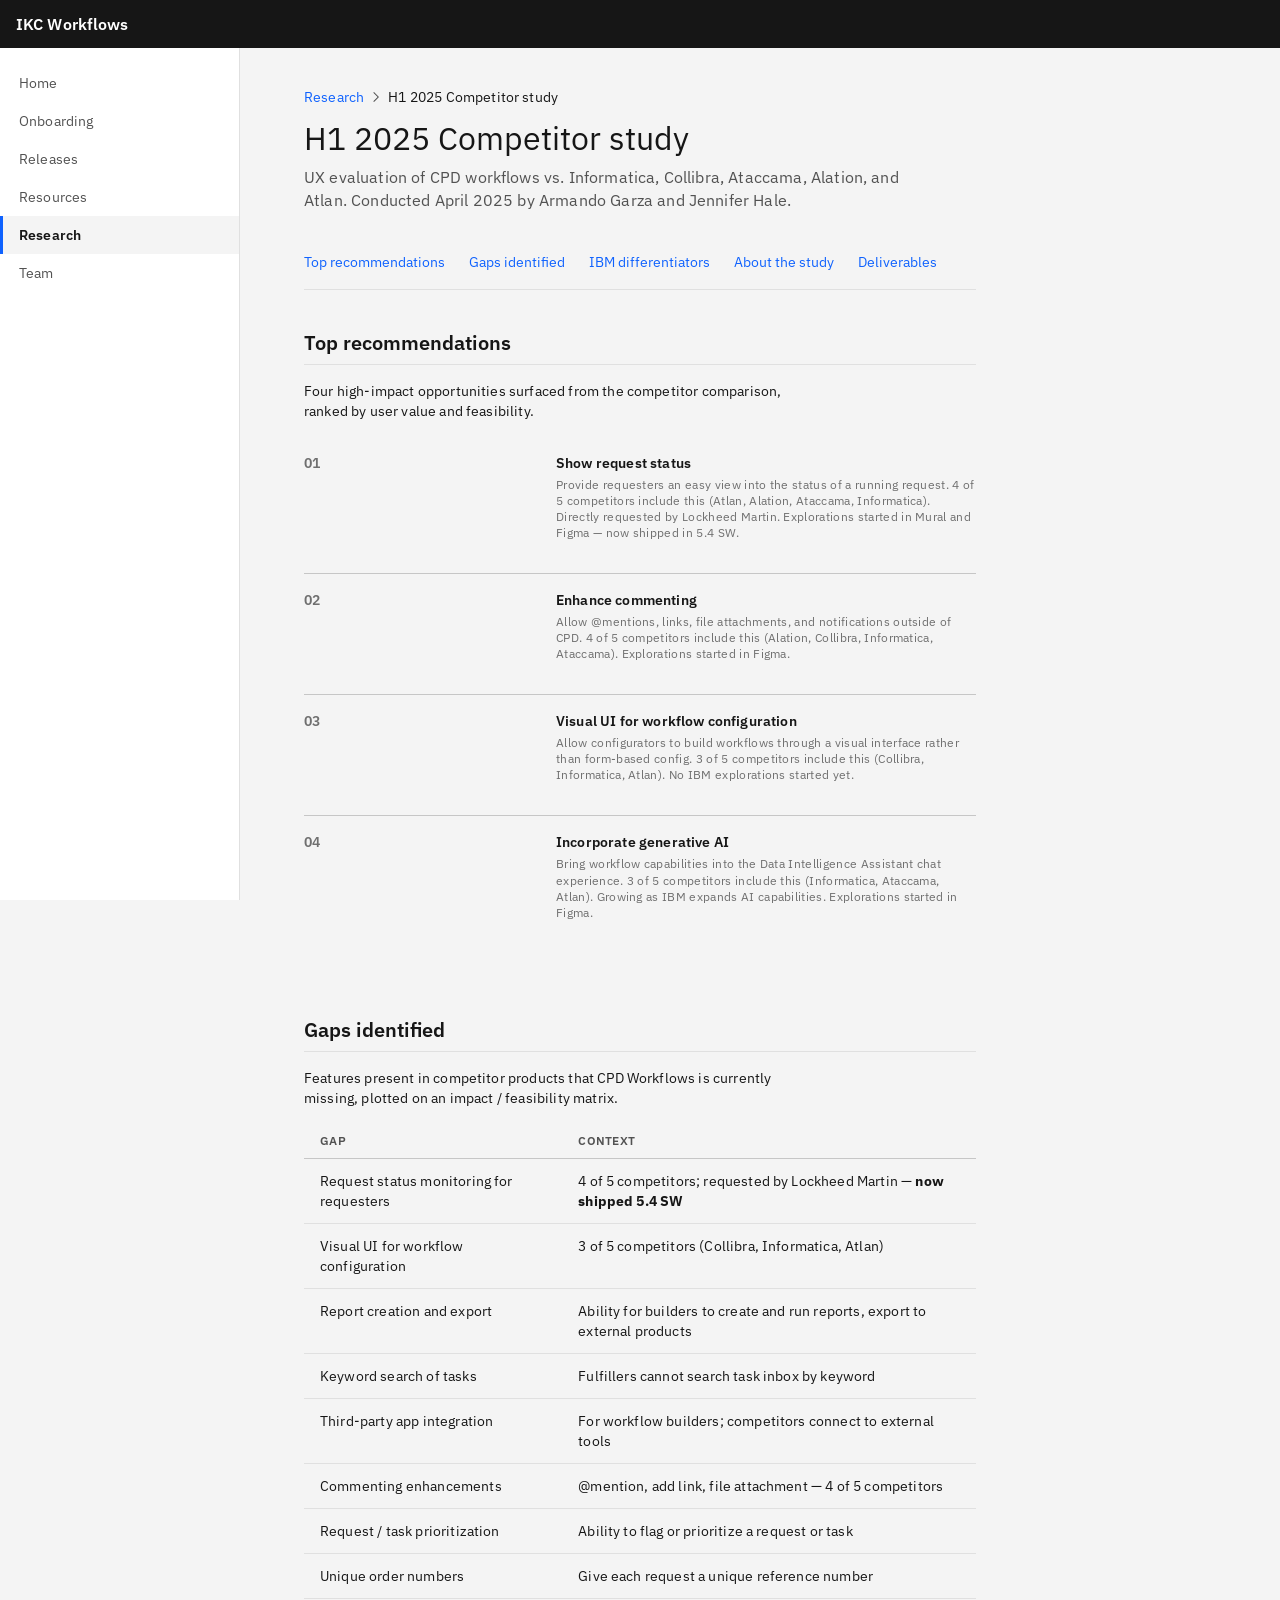
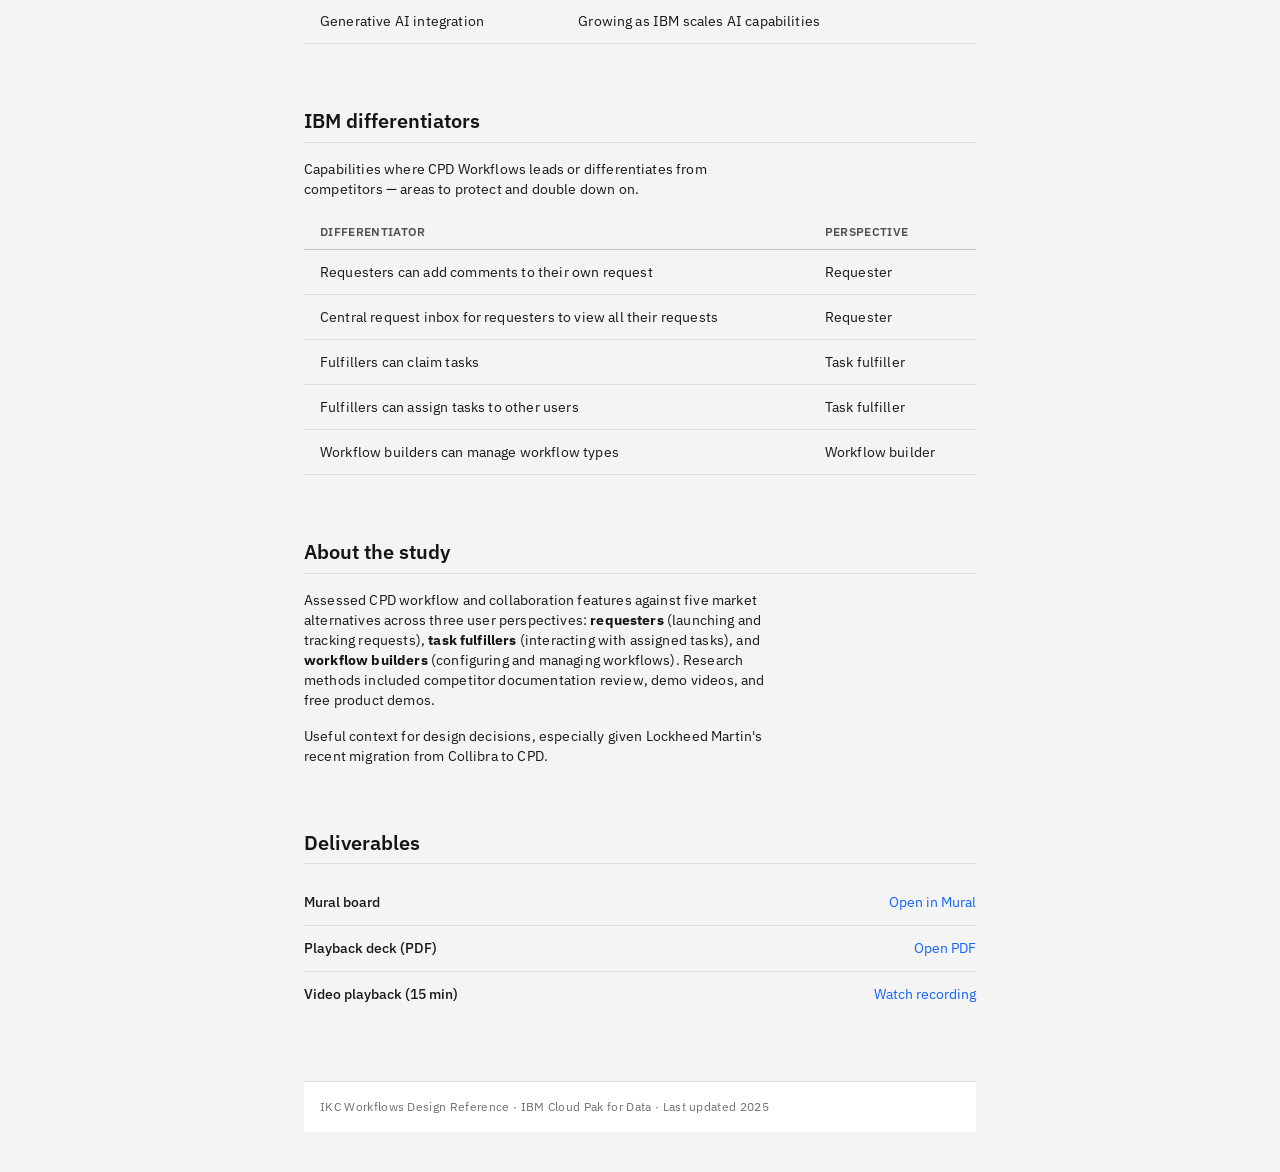
<file: research/h1-2025-competitor-study.html>
<!DOCTYPE html>
<html lang="en">
<head>
  <meta charset="UTF-8">
  <meta name="viewport" content="width=device-width, initial-scale=1.0">
  <title>H1 2025 Competitor Study - IKC Workflows Design Reference</title>
  <link rel="stylesheet" href="../css/style.css">
  <link href="https://fonts.googleapis.com/css2?family=IBM+Plex+Sans:wght@300;400;500;600&family=IBM+Plex+Mono:wght@400;600&display=swap" rel="stylesheet">
</head>
<body>

  <header class="shell-header">
    <a href="../index.html" class="shell-header__name">IKC Workflows</a>
  </header>

  <nav class="mobile-nav">
    <a href="../index.html">Home</a>
    <a href="../onboarding.html">Onboarding</a>
    <a href="../releases.html">Releases</a>
    <a href="../resources.html">Resources</a>
    <a href="../competitive.html" class="active">Research</a>
    <a href="../team.html">Team</a>
  </nav>

  <div class="layout">
    <aside class="side-nav">
      <a href="../index.html" class="side-nav__link">Home</a>
      <a href="../onboarding.html" class="side-nav__link">Onboarding</a>
      <a href="../releases.html" class="side-nav__link">Releases</a>
      <a href="../resources.html" class="side-nav__link">Resources</a>
      <a href="../competitive.html" class="side-nav__link active">Research</a>
      <a href="../team.html" class="side-nav__link">Team</a>
    </aside>

    <main class="main-content">
      <div class="page-header">
        <nav class="breadcrumb" aria-label="Breadcrumb">
          <span class="breadcrumb__item"><a href="../competitive.html">Research</a></span>
          <span class="breadcrumb__item breadcrumb__item--current" aria-current="page">H1 2025 Competitor study</span>
        </nav>
        <h1>H1 2025 Competitor study</h1>
        <p>UX evaluation of CPD workflows vs. Informatica, Collibra, Ataccama, Alation, and Atlan. Conducted April 2025 by Armando Garza and Jennifer Hale.</p>
      </div>

      <nav class="page-toc" aria-label="On this page">
        <a href="#recommendations">Top recommendations</a>
        <a href="#gaps">Gaps identified</a>
        <a href="#differentiators">IBM differentiators</a>
        <a href="#about">About the study</a>
        <a href="#deliverables">Deliverables</a>
      </nav>

      <!-- Top recommendations -->
      <div class="section" id="recommendations">
        <h2>Top recommendations</h2>
        <p style="margin-bottom: var(--cds-spacing-05);">Four high-impact opportunities surfaced from the competitor comparison, ranked by user value and feasibility.</p>

        <div class="content-row" style="align-items: flex-start; padding: var(--cds-spacing-05) 0; border-bottom: 1px solid var(--cds-border-subtle-01);">
          <span class="content-row__label" style="font-weight: 600; min-width: 2rem; color: var(--cds-text-helper);">01</span>
          <div>
            <p style="font-weight: 600; margin-bottom: var(--cds-spacing-02);">Show request status</p>
            <p class="helper-01">Provide requesters an easy view into the status of a running request. 4 of 5 competitors include this (Atlan, Alation, Ataccama, Informatica). Directly requested by Lockheed Martin. Explorations started in Mural and Figma — now shipped in 5.4 SW.</p>
          </div>
        </div>

        <div class="content-row" style="align-items: flex-start; padding: var(--cds-spacing-05) 0; border-bottom: 1px solid var(--cds-border-subtle-01);">
          <span class="content-row__label" style="font-weight: 600; min-width: 2rem; color: var(--cds-text-helper);">02</span>
          <div>
            <p style="font-weight: 600; margin-bottom: var(--cds-spacing-02);">Enhance commenting</p>
            <p class="helper-01">Allow @mentions, links, file attachments, and notifications outside of CPD. 4 of 5 competitors include this (Alation, Collibra, Informatica, Ataccama). Explorations started in Figma.</p>
          </div>
        </div>

        <div class="content-row" style="align-items: flex-start; padding: var(--cds-spacing-05) 0; border-bottom: 1px solid var(--cds-border-subtle-01);">
          <span class="content-row__label" style="font-weight: 600; min-width: 2rem; color: var(--cds-text-helper);">03</span>
          <div>
            <p style="font-weight: 600; margin-bottom: var(--cds-spacing-02);">Visual UI for workflow configuration</p>
            <p class="helper-01">Allow configurators to build workflows through a visual interface rather than form-based config. 3 of 5 competitors include this (Collibra, Informatica, Atlan). No IBM explorations started yet.</p>
          </div>
        </div>

        <div class="content-row" style="align-items: flex-start; padding: var(--cds-spacing-05) 0;">
          <span class="content-row__label" style="font-weight: 600; min-width: 2rem; color: var(--cds-text-helper);">04</span>
          <div>
            <p style="font-weight: 600; margin-bottom: var(--cds-spacing-02);">Incorporate generative AI</p>
            <p class="helper-01">Bring workflow capabilities into the Data Intelligence Assistant chat experience. 3 of 5 competitors include this (Informatica, Ataccama, Atlan). Growing as IBM expands AI capabilities. Explorations started in Figma.</p>
          </div>
        </div>
      </div>

      <!-- Gaps identified -->
      <div class="section" id="gaps">
        <h2>Gaps identified</h2>
        <p style="margin-bottom: var(--cds-spacing-05);">Features present in competitor products that CPD Workflows is currently missing, plotted on an impact / feasibility matrix.</p>
        <table class="structured-list">
          <thead><tr><th>Gap</th><th>Context</th></tr></thead>
          <tbody>
            <tr><td>Request status monitoring for requesters</td><td>4 of 5 competitors; requested by Lockheed Martin — <strong>now shipped 5.4 SW</strong></td></tr>
            <tr><td>Visual UI for workflow configuration</td><td>3 of 5 competitors (Collibra, Informatica, Atlan)</td></tr>
            <tr><td>Report creation and export</td><td>Ability for builders to create and run reports, export to external products</td></tr>
            <tr><td>Keyword search of tasks</td><td>Fulfillers cannot search task inbox by keyword</td></tr>
            <tr><td>Third-party app integration</td><td>For workflow builders; competitors connect to external tools</td></tr>
            <tr><td>Commenting enhancements</td><td>@mention, add link, file attachment — 4 of 5 competitors</td></tr>
            <tr><td>Request / task prioritization</td><td>Ability to flag or prioritize a request or task</td></tr>
            <tr><td>Unique order numbers</td><td>Give each request a unique reference number</td></tr>
            <tr><td>Generative AI integration</td><td>Growing as IBM scales AI capabilities</td></tr>
          </tbody>
        </table>
      </div>

      <!-- IBM differentiators -->
      <div class="section" id="differentiators">
        <h2>IBM differentiators</h2>
        <p style="margin-bottom: var(--cds-spacing-05);">Capabilities where CPD Workflows leads or differentiates from competitors — areas to protect and double down on.</p>
        <table class="structured-list">
          <thead><tr><th>Differentiator</th><th>Perspective</th></tr></thead>
          <tbody>
            <tr><td>Requesters can add comments to their own request</td><td>Requester</td></tr>
            <tr><td>Central request inbox for requesters to view all their requests</td><td>Requester</td></tr>
            <tr><td>Fulfillers can claim tasks</td><td>Task fulfiller</td></tr>
            <tr><td>Fulfillers can assign tasks to other users</td><td>Task fulfiller</td></tr>
            <tr><td>Workflow builders can manage workflow types</td><td>Workflow builder</td></tr>
          </tbody>
        </table>
      </div>

      <!-- About -->
      <div class="section" id="about">
        <h2>About the study</h2>
        <p>Assessed CPD workflow and collaboration features against five market alternatives across three user perspectives: <strong>requesters</strong> (launching and tracking requests), <strong>task fulfillers</strong> (interacting with assigned tasks), and <strong>workflow builders</strong> (configuring and managing workflows). Research methods included competitor documentation review, demo videos, and free product demos.</p>
        <p style="margin-top: var(--cds-spacing-04);">Useful context for design decisions, especially given Lockheed Martin's recent migration from Collibra to CPD.</p>
      </div>

      <!-- Deliverables -->
      <div class="section" id="deliverables">
        <h2>Deliverables</h2>
        <div class="content-row"><span class="content-row__label">Mural board</span><a href="https://ibm.box.com/s/4hxoplg7vmhosg9ivkssulm1qvn59e3y" target="_blank">Open in Mural</a></div>
        <div class="content-row"><span class="content-row__label">Playback deck (PDF)</span><a href="https://ibm.box.com/s/1wpktk9bk6g7i1mjzfasvx99focksy0p" target="_blank">Open PDF</a></div>
        <div class="content-row"><span class="content-row__label">Video playback (15 min)</span><a href="https://ibm.box.com/s/rk3bhw6vj60qrss8ifyfcsfqq9v5jvqz" target="_blank">Watch recording</a></div>
      </div>

      <footer class="site-footer">
        IKC Workflows Design Reference &middot; IBM Cloud Pak for Data &middot; Last updated 2025
      </footer>
    </main>
  </div>

</body>
</html>
</file>
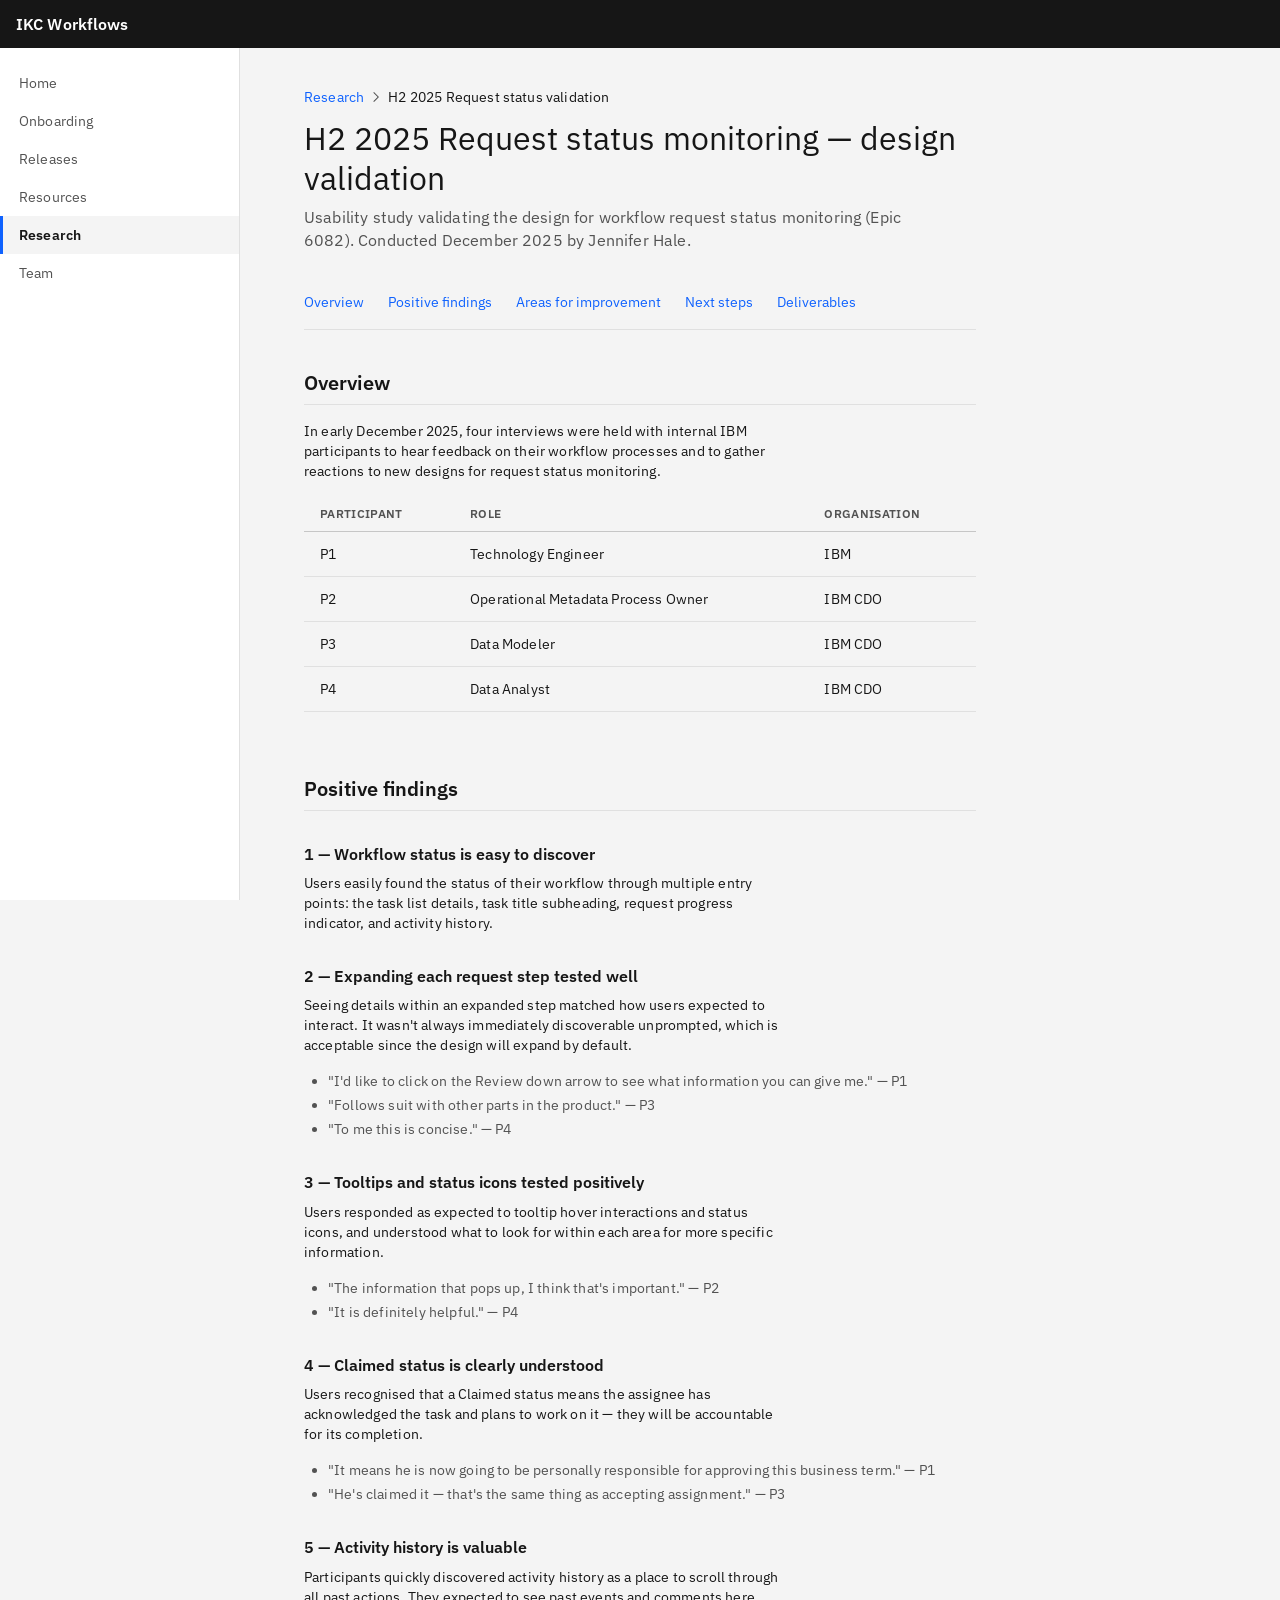
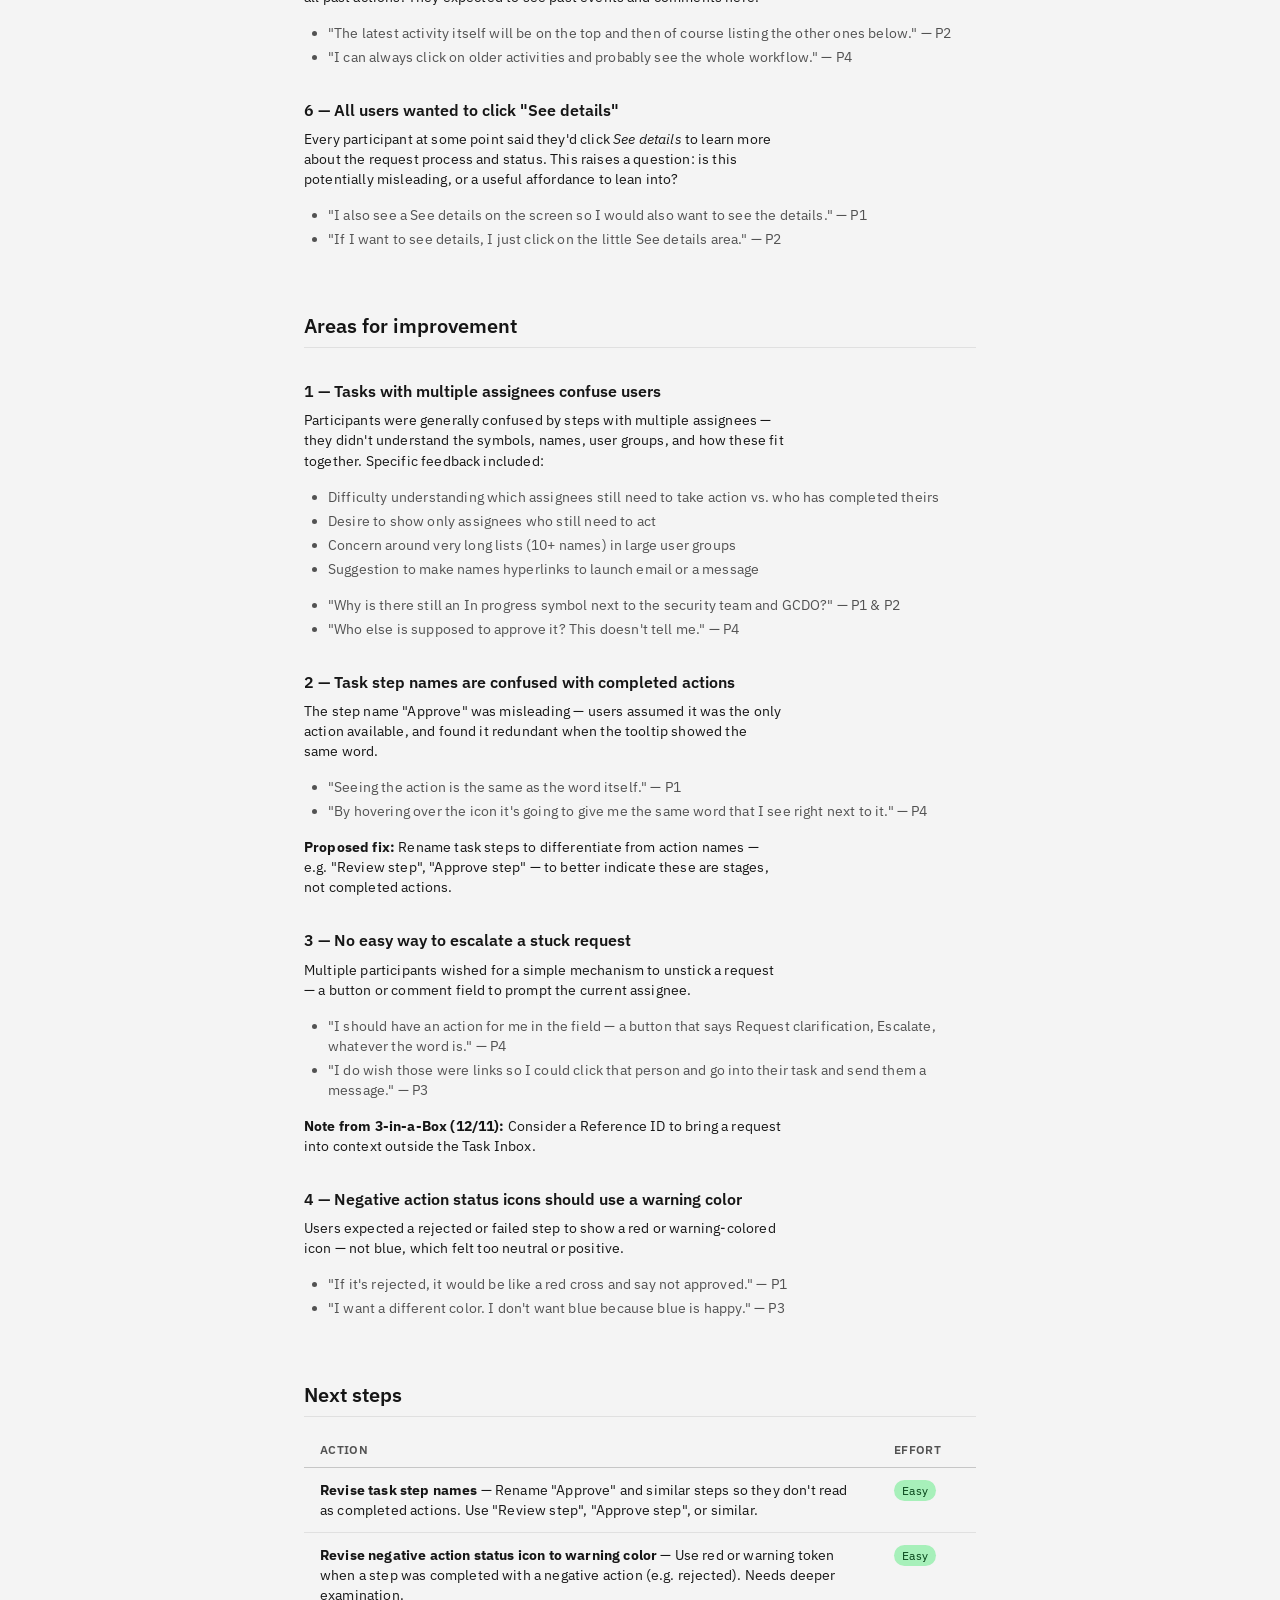
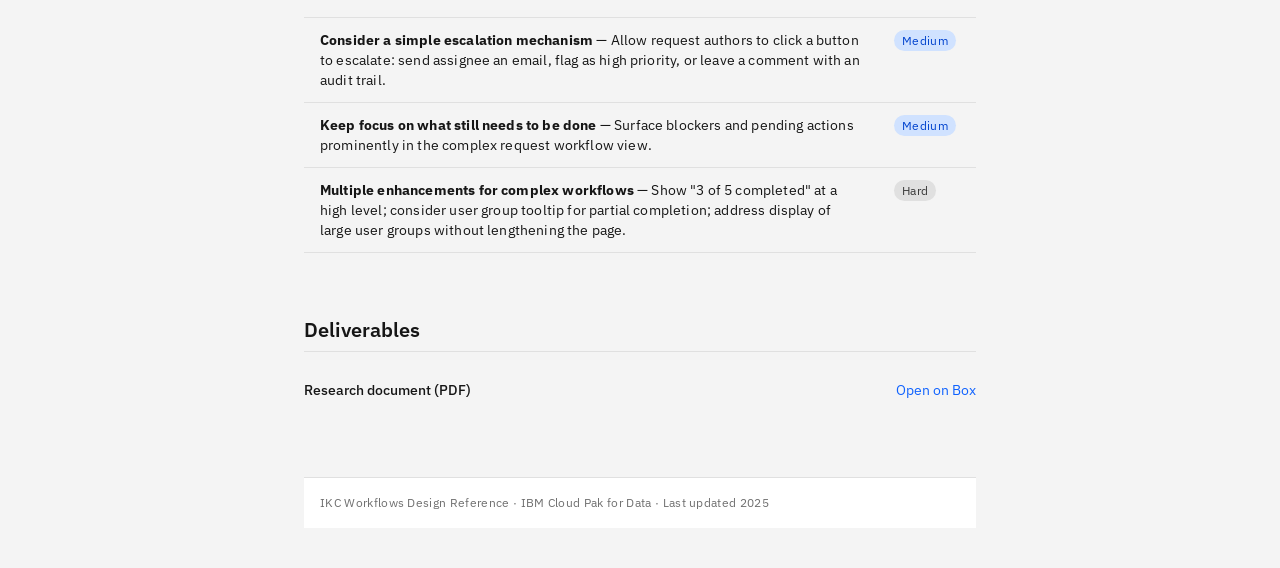
<file: research/h2-2025-request-status-validation.html>
<!DOCTYPE html>
<html lang="en">
<head>
  <meta charset="UTF-8">
  <meta name="viewport" content="width=device-width, initial-scale=1.0">
  <title>H2 2025 Request Status Validation - IKC Workflows Design Reference</title>
  <link rel="stylesheet" href="../css/style.css">
  <link href="https://fonts.googleapis.com/css2?family=IBM+Plex+Sans:wght@300;400;500;600&family=IBM+Plex+Mono:wght@400;600&display=swap" rel="stylesheet">
</head>
<body>

  <header class="shell-header">
    <a href="../index.html" class="shell-header__name">IKC Workflows</a>
  </header>

  <nav class="mobile-nav">
    <a href="../index.html">Home</a>
    <a href="../onboarding.html">Onboarding</a>
    <a href="../releases.html">Releases</a>
    <a href="../resources.html">Resources</a>
    <a href="../competitive.html" class="active">Research</a>
    <a href="../team.html">Team</a>
  </nav>

  <div class="layout">
    <aside class="side-nav">
      <a href="../index.html" class="side-nav__link">Home</a>
      <a href="../onboarding.html" class="side-nav__link">Onboarding</a>
      <a href="../releases.html" class="side-nav__link">Releases</a>
      <a href="../resources.html" class="side-nav__link">Resources</a>
      <a href="../competitive.html" class="side-nav__link active">Research</a>
      <a href="../team.html" class="side-nav__link">Team</a>
    </aside>

    <main class="main-content">
      <div class="page-header">
        <nav class="breadcrumb" aria-label="Breadcrumb">
          <span class="breadcrumb__item"><a href="../competitive.html">Research</a></span>
          <span class="breadcrumb__item breadcrumb__item--current" aria-current="page">H2 2025 Request status validation</span>
        </nav>
        <h1>H2 2025 Request status monitoring — design validation</h1>
        <p>Usability study validating the design for workflow request status monitoring (Epic 6082). Conducted December 2025 by Jennifer Hale.</p>
      </div>

      <nav class="page-toc" aria-label="On this page">
        <a href="#overview">Overview</a>
        <a href="#positive">Positive findings</a>
        <a href="#negative">Areas for improvement</a>
        <a href="#next-steps">Next steps</a>
        <a href="#deliverables">Deliverables</a>
      </nav>

      <div class="section" id="overview">
        <h2>Overview</h2>
        <p>In early December 2025, four interviews were held with internal IBM participants to hear feedback on their workflow processes and to gather reactions to new designs for request status monitoring.</p>
        <table class="structured-list">
          <thead><tr><th>Participant</th><th>Role</th><th>Organisation</th></tr></thead>
          <tbody>
            <tr><td>P1</td><td>Technology Engineer</td><td>IBM</td></tr>
            <tr><td>P2</td><td>Operational Metadata Process Owner</td><td>IBM CDO</td></tr>
            <tr><td>P3</td><td>Data Modeler</td><td>IBM CDO</td></tr>
            <tr><td>P4</td><td>Data Analyst</td><td>IBM CDO</td></tr>
          </tbody>
        </table>
      </div>

      <div class="section" id="positive">
        <h2>Positive findings</h2>

        <h3>1 — Workflow status is easy to discover</h3>
        <p>Users easily found the status of their workflow through multiple entry points: the task list details, task title subheading, request progress indicator, and activity history.</p>

        <h3>2 — Expanding each request step tested well</h3>
        <p>Seeing details within an expanded step matched how users expected to interact. It wasn't always immediately discoverable unprompted, which is acceptable since the design will expand by default.</p>
        <ul class="body-list">
          <li>"I'd like to click on the Review down arrow to see what information you can give me." — P1</li>
          <li>"Follows suit with other parts in the product." — P3</li>
          <li>"To me this is concise." — P4</li>
        </ul>

        <h3>3 — Tooltips and status icons tested positively</h3>
        <p>Users responded as expected to tooltip hover interactions and status icons, and understood what to look for within each area for more specific information.</p>
        <ul class="body-list">
          <li>"The information that pops up, I think that's important." — P2</li>
          <li>"It is definitely helpful." — P4</li>
        </ul>

        <h3>4 — Claimed status is clearly understood</h3>
        <p>Users recognised that a Claimed status means the assignee has acknowledged the task and plans to work on it — they will be accountable for its completion.</p>
        <ul class="body-list">
          <li>"It means he is now going to be personally responsible for approving this business term." — P1</li>
          <li>"He's claimed it — that's the same thing as accepting assignment." — P3</li>
        </ul>

        <h3>5 — Activity history is valuable</h3>
        <p>Participants quickly discovered activity history as a place to scroll through all past actions. They expected to see past events and comments here.</p>
        <ul class="body-list">
          <li>"The latest activity itself will be on the top and then of course listing the other ones below." — P2</li>
          <li>"I can always click on older activities and probably see the whole workflow." — P4</li>
        </ul>

        <h3>6 — All users wanted to click "See details"</h3>
        <p>Every participant at some point said they'd click <em>See details</em> to learn more about the request process and status. This raises a question: is this potentially misleading, or a useful affordance to lean into?</p>
        <ul class="body-list">
          <li>"I also see a See details on the screen so I would also want to see the details." — P1</li>
          <li>"If I want to see details, I just click on the little See details area." — P2</li>
        </ul>
      </div>

      <div class="section" id="negative">
        <h2>Areas for improvement</h2>

        <h3>1 — Tasks with multiple assignees confuse users</h3>
        <p>Participants were generally confused by steps with multiple assignees — they didn't understand the symbols, names, user groups, and how these fit together. Specific feedback included:</p>
        <ul class="body-list">
          <li>Difficulty understanding which assignees still need to take action vs. who has completed theirs</li>
          <li>Desire to show only assignees who still need to act</li>
          <li>Concern around very long lists (10+ names) in large user groups</li>
          <li>Suggestion to make names hyperlinks to launch email or a message</li>
        </ul>
        <ul class="body-list">
          <li>"Why is there still an In progress symbol next to the security team and GCDO?" — P1 &amp; P2</li>
          <li>"Who else is supposed to approve it? This doesn't tell me." — P4</li>
        </ul>

        <h3>2 — Task step names are confused with completed actions</h3>
        <p>The step name "Approve" was misleading — users assumed it was the only action available, and found it redundant when the tooltip showed the same word.</p>
        <ul class="body-list">
          <li>"Seeing the action is the same as the word itself." — P1</li>
          <li>"By hovering over the icon it's going to give me the same word that I see right next to it." — P4</li>
        </ul>
        <p><strong>Proposed fix:</strong> Rename task steps to differentiate from action names — e.g. "Review step", "Approve step" — to better indicate these are stages, not completed actions.</p>

        <h3>3 — No easy way to escalate a stuck request</h3>
        <p>Multiple participants wished for a simple mechanism to unstick a request — a button or comment field to prompt the current assignee.</p>
        <ul class="body-list">
          <li>"I should have an action for me in the field — a button that says Request clarification, Escalate, whatever the word is." — P4</li>
          <li>"I do wish those were links so I could click that person and go into their task and send them a message." — P3</li>
        </ul>
        <p><strong>Note from 3-in-a-Box (12/11):</strong> Consider a Reference ID to bring a request into context outside the Task Inbox.</p>

        <h3>4 — Negative action status icons should use a warning color</h3>
        <p>Users expected a rejected or failed step to show a red or warning-colored icon — not blue, which felt too neutral or positive.</p>
        <ul class="body-list">
          <li>"If it's rejected, it would be like a red cross and say not approved." — P1</li>
          <li>"I want a different color. I don't want blue because blue is happy." — P3</li>
        </ul>
      </div>

      <div class="section" id="next-steps">
        <h2>Next steps</h2>
        <table class="structured-list">
          <thead><tr><th>Action</th><th>Effort</th></tr></thead>
          <tbody>
            <tr>
              <td><strong>Revise task step names</strong> — Rename "Approve" and similar steps so they don't read as completed actions. Use "Review step", "Approve step", or similar.</td>
              <td><span class="tag tag--green">Easy</span></td>
            </tr>
            <tr>
              <td><strong>Revise negative action status icon to warning color</strong> — Use red or warning token when a step was completed with a negative action (e.g. rejected). Needs deeper examination.</td>
              <td><span class="tag tag--green">Easy</span></td>
            </tr>
            <tr>
              <td><strong>Consider a simple escalation mechanism</strong> — Allow request authors to click a button to escalate: send assignee an email, flag as high priority, or leave a comment with an audit trail.</td>
              <td><span class="tag tag--blue">Medium</span></td>
            </tr>
            <tr>
              <td><strong>Keep focus on what still needs to be done</strong> — Surface blockers and pending actions prominently in the complex request workflow view.</td>
              <td><span class="tag tag--blue">Medium</span></td>
            </tr>
            <tr>
              <td><strong>Multiple enhancements for complex workflows</strong> — Show "3 of 5 completed" at a high level; consider user group tooltip for partial completion; address display of large user groups without lengthening the page.</td>
              <td><span class="tag tag--gray">Hard</span></td>
            </tr>
          </tbody>
        </table>
      </div>

      <div class="section" id="deliverables">
        <h2>Deliverables</h2>
        <div class="content-row">
          <span class="content-row__label">Research document (PDF)</span>
          <a href="https://ibm.box.com/s/chc8muw1r23b237lkiq6jv1cfidf6a59" target="_blank">Open on Box</a>
        </div>
      </div>

      <footer class="site-footer">
        IKC Workflows Design Reference &middot; IBM Cloud Pak for Data &middot; Last updated 2025
      </footer>
    </main>
  </div>

</body>
</html>
</file>
<file: css/style.css>
/* ========================================
   Workflows Design Reference
   Carbon Design System inspired (v11)
   Theme: Gray 10
   ======================================== */

/* --- Carbon v11 color tokens (Gray 10 / White theme) --- */
:root {
  /* Background */
  --cds-background: #ffffff;
  --cds-background-hover: #e8e8e8;
  --cds-layer-01: #f4f4f4;
  --cds-layer-02: #ffffff;
  --cds-layer-accent-01: #e0e0e0;

  /* Text */
  --cds-text-primary: #161616;
  --cds-text-secondary: #525252;
  --cds-text-placeholder: #a8a8a8;
  --cds-text-helper: #6f6f6f;
  --cds-text-on-color: #ffffff;
  --cds-text-inverse: #ffffff;

  /* Link */
  --cds-link-primary: #0f62fe;
  --cds-link-primary-hover: #0043ce;
  --cds-link-visited: #8a3ffc;

  /* Border */
  --cds-border-subtle-00: #e0e0e0;
  --cds-border-subtle-01: #c6c6c6;
  --cds-border-strong-01: #8d8d8d;

  /* Interactive */
  --cds-interactive: #0f62fe;
  --cds-focus: #0f62fe;
  --cds-highlight: #d0e2ff;

  /* Support */
  --cds-support-info: #0043ce;
  --cds-support-success: #198038;
  --cds-support-warning: #f1c21b;

  /* Tag */
  --cds-tag-background-blue: #d0e2ff;
  --cds-tag-color-blue: #0043ce;
  --cds-tag-background-gray: #e0e0e0;
  --cds-tag-color-gray: #393939;
  --cds-tag-background-teal: #9ef0f0;
  --cds-tag-color-teal: #004144;
  --cds-tag-background-purple: #e8daff;
  --cds-tag-color-purple: #491d8b;
  --cds-tag-background-green: #a7f0ba;
  --cds-tag-color-green: #044317;

  /* Blue scale */
  --cds-blue-10: #edf5ff;
  --cds-blue-20: #d0e2ff;
  --cds-blue-60: #0f62fe;
  --cds-blue-70: #0043ce;
  --cds-blue-80: #002d9c;
  --cds-blue-90: #001d6c;
  --cds-blue-100: #001141;

  /* Gray scale */
  --cds-gray-10: #f4f4f4;
  --cds-gray-20: #e0e0e0;
  --cds-gray-30: #c6c6c6;
  --cds-gray-50: #8d8d8d;
  --cds-gray-60: #6f6f6f;
  --cds-gray-70: #525252;
  --cds-gray-80: #393939;
  --cds-gray-90: #262626;
  --cds-gray-100: #161616;

  /* Spacing tokens (Carbon 2x grid: base = 8px) */
  --cds-spacing-02: 4px;
  --cds-spacing-03: 8px;
  --cds-spacing-04: 12px;
  --cds-spacing-05: 16px;
  --cds-spacing-06: 24px;
  --cds-spacing-07: 32px;
  --cds-spacing-08: 40px;
  --cds-spacing-09: 48px;
  --cds-spacing-10: 64px;
  --cds-spacing-11: 80px;
  --cds-spacing-12: 96px;

  /* Layout */
  --max-width: 1056px;
  --sidebar-width: 240px;
}

/* === Reset === */
*, *::before, *::after {
  box-sizing: border-box;
  margin: 0;
  padding: 0;
}

/* === Base === */
html {
  font-size: 16px;
  -webkit-font-smoothing: antialiased;
  -moz-osx-font-smoothing: grayscale;
}

body {
  font-family: 'IBM Plex Sans', 'Helvetica Neue', Arial, sans-serif;
  color: var(--cds-text-primary);
  background: var(--cds-layer-01);
  line-height: 1.5;
  min-height: 100vh;
}

/* === Typography (Carbon productive tokens) === */
/* heading-07 */
.heading-07 {
  font-size: 2.625rem;
  line-height: 1.19;
  font-weight: 300;
  letter-spacing: 0;
}

/* heading-05 */
h1, .heading-05 {
  font-size: 2rem;
  line-height: 1.25;
  font-weight: 400;
  letter-spacing: 0;
}

/* heading-04 */
h2, .heading-04 {
  font-size: 1.75rem;
  line-height: 1.29;
  font-weight: 400;
  letter-spacing: 0;
}

/* heading-03 */
h3, .heading-03 {
  font-size: 1.25rem;
  line-height: 1.4;
  font-weight: 400;
  letter-spacing: 0;
}

/* heading-02 */
h4, .heading-02 {
  font-size: 0.875rem;
  line-height: 1.29;
  font-weight: 600;
  letter-spacing: 0.16px;
}

/* body-long-01 */
p, .body-01 {
  font-size: 0.875rem;
  line-height: 1.43;
  letter-spacing: 0.16px;
}

/* body-long-02 */
.body-02 {
  font-size: 1rem;
  line-height: 1.5;
  letter-spacing: 0;
}

/* label-01 */
.label-01 {
  font-size: 0.75rem;
  line-height: 1.34;
  font-weight: 400;
  letter-spacing: 0.32px;
}

/* helper-text-01 */
.helper-01 {
  font-size: 0.75rem;
  line-height: 1.34;
  font-weight: 400;
  letter-spacing: 0.32px;
  color: var(--cds-text-helper);
}

/* code-01 */
code, .code-01 {
  font-family: 'IBM Plex Mono', 'Menlo', monospace;
  font-size: 0.75rem;
  line-height: 1.34;
  letter-spacing: 0.32px;
}

a {
  color: var(--cds-link-primary);
  text-decoration: none;
}

a:hover {
  color: var(--cds-link-primary-hover);
  text-decoration: underline;
}

a:visited {
  color: var(--cds-link-primary);
}

.shell-header__name:visited {
  color: var(--cds-text-inverse);
}

/* === Top header bar (Carbon UI shell) === */
.shell-header {
  position: sticky;
  top: 0;
  z-index: 100;
  background: var(--cds-gray-100);
  height: 48px;
  display: flex;
  align-items: center;
  padding: 0 var(--cds-spacing-05);
  border-bottom: none;
}

.shell-header__name {
  font-size: 1rem;
  font-weight: 600;
  color: var(--cds-text-inverse);
  text-decoration: none;
  letter-spacing: 0.1px;
  display: flex;
  align-items: center;
  height: 100%;
  padding: 0 var(--cds-spacing-05) 0 0;
}

.shell-header__name:hover {
  text-decoration: none;
  color: var(--cds-gray-30);
}

/* === Layout: sidebar + main === */
.layout {
  display: flex;
  min-height: calc(100vh - 48px);
}

/* === Sidebar nav (Carbon side-nav style) === */
.side-nav {
  width: var(--sidebar-width);
  background: var(--cds-background);
  border-right: 1px solid var(--cds-border-subtle-00);
  padding: var(--cds-spacing-05) 0;
  flex-shrink: 0;
  position: sticky;
  top: 48px;
  height: calc(100vh - 48px);
  overflow-y: auto;
}

.side-nav__link {
  display: block;
  font-size: 0.875rem;
  line-height: 1.29;
  letter-spacing: 0.16px;
  color: var(--cds-text-secondary);
  text-decoration: none;
  padding: 10px 16px;
  border-left: 3px solid transparent;
  transition: background 0.11s, border-color 0.11s;
}

.side-nav__link:hover {
  background: var(--cds-layer-01);
  color: var(--cds-text-primary);
  text-decoration: none;
}

.side-nav__link.active {
  background: var(--cds-layer-01);
  color: var(--cds-text-primary);
  font-weight: 600;
  border-left-color: var(--cds-interactive);
}

/* === In-page table of contents === */
.page-toc {
  display: flex;
  flex-wrap: wrap;
  gap: var(--cds-spacing-03) var(--cds-spacing-06);
  margin-bottom: var(--cds-spacing-08);
  padding-bottom: var(--cds-spacing-05);
  border-bottom: 1px solid var(--cds-border-subtle-00);
}

.page-toc a {
  font-size: 0.875rem;
  color: var(--cds-link-primary);
  text-decoration: none;
  white-space: nowrap;
}

.page-toc a:hover {
  text-decoration: underline;
  color: var(--cds-link-primary-hover);
}

/* === Main content === */
.main-content {
  flex: 1;
  min-width: 0;
  max-width: 800px;
  padding: var(--cds-spacing-08) var(--cds-spacing-10);
}

/* === Page header === */
.page-header {
  margin-bottom: var(--cds-spacing-08);
}

.page-header h1 {
  margin-bottom: var(--cds-spacing-03);
}

.page-header p {
  color: var(--cds-text-secondary);
  font-size: 1rem;
  max-width: 60ch;
}

/* === Breadcrumb (Carbon breadcrumb pattern) === */
.breadcrumb {
  display: flex;
  align-items: center;
  flex-wrap: wrap;
  gap: 0;
  margin-bottom: var(--cds-spacing-04);
  font-size: 0.875rem;
  line-height: 1.29;
  letter-spacing: 0.16px;
}

.breadcrumb__item {
  display: flex;
  align-items: center;
  color: var(--cds-text-secondary);
}

.breadcrumb__item a {
  color: var(--cds-link-primary);
  text-decoration: none;
}

.breadcrumb__item a:hover {
  color: var(--cds-link-primary-hover);
  text-decoration: underline;
}

.breadcrumb__item a:visited {
  color: var(--cds-link-primary);
}

/* Separator chevron between items */
.breadcrumb__item + .breadcrumb__item::before {
  content: '';
  display: inline-block;
  width: 16px;
  height: 16px;
  margin: 0 var(--cds-spacing-02);
  background-color: var(--cds-text-secondary);
  flex-shrink: 0;
  /* Carbon chevron-right 16px as inline mask */
  -webkit-mask-image: url("data:image/svg+xml,%3Csvg xmlns='http://www.w3.org/2000/svg' viewBox='0 0 16 16'%3E%3Cpath d='M11 8L6 3 5.3 3.7 9.6 8 5.3 12.3 6 13z'/%3E%3C/svg%3E");
  mask-image: url("data:image/svg+xml,%3Csvg xmlns='http://www.w3.org/2000/svg' viewBox='0 0 16 16'%3E%3Cpath d='M11 8L6 3 5.3 3.7 9.6 8 5.3 12.3 6 13z'/%3E%3C/svg%3E");
  -webkit-mask-repeat: no-repeat;
  mask-repeat: no-repeat;
  -webkit-mask-position: center;
  mask-position: center;
  -webkit-mask-size: contain;
  mask-size: contain;
}

/* Current page item — not a link */
.breadcrumb__item--current {
  color: var(--cds-text-primary);
  font-weight: 400;
  cursor: default;
}

/* === Hero banner (home page) === */
.hero {
  background: var(--cds-gray-90);
  color: var(--cds-text-inverse);
  padding: var(--cds-spacing-11) var(--cds-spacing-10);
  margin: calc(-1 * var(--cds-spacing-08)) calc(-1 * var(--cds-spacing-10)) var(--cds-spacing-08);
}

.hero h1 {
  font-size: 2.625rem;
  font-weight: 300;
  line-height: 1.19;
  margin-bottom: var(--cds-spacing-05);
  max-width: 560px;
}

.hero p {
  font-size: 1rem;
  line-height: 1.5;
  color: var(--cds-gray-30);
  max-width: 520px;
  margin-bottom: 0;
}

.hero__label {
  font-size: 0.75rem;
  font-weight: 600;
  letter-spacing: 0.32px;
  text-transform: uppercase;
  color: var(--cds-blue-20);
  margin-bottom: var(--cds-spacing-05);
  display: block;
}

/* === Section dividers === */
.section {
  margin-bottom: var(--cds-spacing-10);
}

.section h2 {
  margin-bottom: var(--cds-spacing-05);
  padding-bottom: var(--cds-spacing-03);
  border-bottom: 1px solid var(--cds-border-subtle-00);
  font-size: 1.25rem;
  font-weight: 600;
}

.section h3 {
  margin-top: var(--cds-spacing-07);
  margin-bottom: var(--cds-spacing-03);
  font-size: 1rem;
  font-weight: 600;
}

.section p {
  margin-bottom: var(--cds-spacing-05);
  max-width: 60ch;
}

/* === Tiles (Carbon clickable tile) === */
.tile-grid {
  display: grid;
  grid-template-columns: repeat(auto-fill, minmax(240px, 1fr));
  gap: 1px;
  margin-top: var(--cds-spacing-05);
}

.tile {
  background: var(--cds-background);
  box-shadow: 0 0 0 1px var(--cds-border-subtle-00);
  padding: var(--cds-spacing-05);
  min-height: 160px;
  display: flex;
  flex-direction: column;
  justify-content: space-between;
  transition: background 0.11s;
  text-decoration: none;
  color: var(--cds-text-primary);
  cursor: pointer;
}

.tile:hover {
  background: var(--cds-background-hover);
  text-decoration: none;
}

.tile__label {
  font-size: 0.75rem;
  font-weight: 400;
  letter-spacing: 0.32px;
  color: var(--cds-text-helper);
  text-transform: uppercase;
  margin-bottom: var(--cds-spacing-03);
}

.tile__title {
  font-size: 0.875rem;
  font-weight: 600;
  line-height: 1.29;
  letter-spacing: 0.16px;
  margin-bottom: var(--cds-spacing-02);
}

.tile__description {
  font-size: 0.75rem;
  line-height: 1.34;
  letter-spacing: 0.32px;
  color: var(--cds-text-secondary);
  flex-grow: 1;
}

.tile__arrow {
  color: var(--cds-link-primary);
  font-size: 0.875rem;
  align-self: flex-end;
  margin-top: var(--cds-spacing-05);
}

/* === Structured list (Carbon) === */
.structured-list {
  width: 100%;
  border-collapse: collapse;
  margin-top: var(--cds-spacing-05);
}

.structured-list thead th {
  font-size: 0.75rem;
  font-weight: 600;
  letter-spacing: 0.32px;
  text-transform: uppercase;
  color: var(--cds-text-secondary);
  text-align: left;
  padding: var(--cds-spacing-03) var(--cds-spacing-05);
  border-bottom: 1px solid var(--cds-border-subtle-01);
  background: var(--cds-layer-01);
}

.structured-list tbody td {
  font-size: 0.875rem;
  line-height: 1.43;
  letter-spacing: 0.16px;
  padding: var(--cds-spacing-04) var(--cds-spacing-05);
  border-bottom: 1px solid var(--cds-border-subtle-00);
  vertical-align: top;
}

.structured-list tbody tr:hover {
  background: var(--cds-layer-01);
}

/* === Tags (Carbon) === */
.tag {
  display: inline-block;
  font-size: 0.75rem;
  font-weight: 400;
  letter-spacing: 0.32px;
  padding: 2px 8px;
  border-radius: 24px;
  margin-right: var(--cds-spacing-02);
  white-space: nowrap;
}

.tag--blue {
  background: var(--cds-tag-background-blue);
  color: var(--cds-tag-color-blue);
}

.tag--gray {
  background: var(--cds-tag-background-gray);
  color: var(--cds-tag-color-gray);
}

.tag--teal {
  background: var(--cds-tag-background-teal);
  color: var(--cds-tag-color-teal);
}

.tag--purple {
  background: var(--cds-tag-background-purple);
  color: var(--cds-tag-color-purple);
}

.tag--green {
  background: var(--cds-tag-background-green);
  color: var(--cds-tag-color-green);
}

/* === Notification (Carbon inline) === */
.notification {
  display: flex;
  align-items: flex-start;
  gap: var(--cds-spacing-04);
  padding: var(--cds-spacing-04) var(--cds-spacing-05);
  margin: var(--cds-spacing-06) 0;
  border-left: 3px solid var(--cds-support-info);
  background: var(--cds-blue-10);
}

.notification p {
  font-size: 0.875rem;
  margin-bottom: 0;
}

.notification__icon {
  flex-shrink: 0;
  width: 20px;
  height: 20px;
  margin-top: 1px;
}

/* === Content list items (links, resources) === */
.content-row {
  display: flex;
  align-items: center;
  justify-content: space-between;
  gap: var(--cds-spacing-05);
  padding: var(--cds-spacing-04) 0;
  border-bottom: 1px solid var(--cds-border-subtle-00);
  font-size: 0.875rem;
}

.content-row:last-child {
  border-bottom: none;
}

.content-row__label {
  font-weight: 500;
  min-width: 220px;
  flex-shrink: 0;
}

.content-row__value {
  color: var(--cds-text-secondary);
  text-align: right;
}

.content-row a {
  text-align: right;
  white-space: nowrap;
}

.link-tbd {
  font-size: 0.75rem;
  color: var(--cds-text-disabled);
  letter-spacing: 0.32px;
  text-align: right;
  white-space: nowrap;
}

/* === Team roster === */
.roster-row {
  display: flex;
  align-items: center;
  justify-content: space-between;
  padding: var(--cds-spacing-04) 0;
  border-bottom: 1px solid var(--cds-border-subtle-00);
  flex-wrap: wrap;
  gap: var(--cds-spacing-03);
}

.roster-row:last-child {
  border-bottom: none;
}

.roster-name {
  font-size: 0.875rem;
  font-weight: 600;
  letter-spacing: 0.16px;
}

.roster-role {
  font-size: 0.875rem;
  color: var(--cds-text-secondary);
  font-weight: 400;
}

.roster-location {
  font-size: 0.75rem;
  letter-spacing: 0.32px;
  color: var(--cds-text-helper);
}

.roster-row__meta {
  display: flex;
  align-items: center;
  gap: var(--cds-spacing-04);
  flex-shrink: 0;
}

/* Copy email button */
.copy-email {
  position: relative;
  display: inline-flex;
  align-items: center;
  justify-content: center;
  width: 28px;
  height: 28px;
  border: none;
  background: transparent;
  cursor: pointer;
  border-radius: 2px;
  color: var(--cds-text-helper);
  padding: 0;
  transition: background 0.1s, color 0.1s;
}

.copy-email:hover {
  background: var(--cds-layer-01);
  color: var(--cds-text-primary);
}

.copy-email svg {
  width: 16px;
  height: 16px;
  fill: currentColor;
  pointer-events: none;
}

/* Tooltip "Copied!" */
.copy-email::after {
  content: 'Copied!';
  position: absolute;
  bottom: calc(100% + 4px);
  left: 50%;
  transform: translateX(-50%);
  background: var(--cds-gray-100);
  color: var(--cds-text-inverse);
  font-size: 0.6875rem;
  letter-spacing: 0.16px;
  white-space: nowrap;
  padding: 2px 6px;
  border-radius: 2px;
  opacity: 0;
  pointer-events: none;
  transition: opacity 0.15s;
}

.copy-email.copied::after {
  opacity: 1;
}

/* === Meeting card === */
.meeting-card {
  padding: var(--cds-spacing-05);
  background: var(--cds-background);
  border: 1px solid var(--cds-border-subtle-00);
  margin-bottom: var(--cds-spacing-03);
}

.meeting-card__name {
  font-size: 0.875rem;
  font-weight: 600;
}

.meeting-card__cadence {
  font-size: 0.75rem;
  color: var(--cds-text-helper);
  letter-spacing: 0.32px;
  margin-top: 2px;
}

.meeting-card__detail {
  font-size: 0.8125rem;
  color: var(--cds-text-secondary);
  margin-top: var(--cds-spacing-02);
}

/* === Release timeline === */
.release {
  padding: var(--cds-spacing-06) 0;
  border-bottom: 1px solid var(--cds-border-subtle-00);
}

.release:last-child {
  border-bottom: none;
}

.release__header {
  display: flex;
  align-items: baseline;
  gap: var(--cds-spacing-04);
  margin-bottom: var(--cds-spacing-03);
}

.release__version {
  font-family: 'IBM Plex Mono', monospace;
  font-size: 1.125rem;
  font-weight: 600;
}

.release__date {
  font-size: 0.75rem;
  letter-spacing: 0.32px;
  color: var(--cds-text-helper);
}

.release ul {
  padding-left: var(--cds-spacing-06);
  margin-top: var(--cds-spacing-03);
}

.release li {
  font-size: 0.875rem;
  line-height: 1.43;
  letter-spacing: 0.16px;
  color: var(--cds-text-secondary);
  margin-bottom: var(--cds-spacing-02);
}

.release__links {
  margin-top: var(--cds-spacing-04);
  display: flex;
  gap: var(--cds-spacing-05);
  font-size: 0.875rem;
}

/* === User persona cards === */
.persona-grid {
  display: grid;
  grid-template-columns: repeat(auto-fill, minmax(200px, 1fr));
  gap: 1px;
  background: var(--cds-border-subtle-00);
  margin-top: var(--cds-spacing-05);
}

.persona-card {
  background: var(--cds-background);
  padding: var(--cds-spacing-05);
}

.persona-card h4 {
  margin-bottom: var(--cds-spacing-02);
}

.persona-card p {
  font-size: 0.8125rem;
  color: var(--cds-text-secondary);
  margin-bottom: var(--cds-spacing-03);
  max-width: none;
}

.persona-card .persona-roles {
  font-size: 0.75rem;
  color: var(--cds-text-helper);
  letter-spacing: 0.32px;
  font-style: italic;
}

/* === Comparison boxes === */
.comparison {
  display: grid;
  grid-template-columns: 1fr 1fr;
  gap: 1px;
  background: var(--cds-border-subtle-00);
  margin-top: var(--cds-spacing-05);
}

.comparison__box {
  background: var(--cds-background);
  padding: var(--cds-spacing-05);
}

.comparison__box h4 {
  margin-bottom: var(--cds-spacing-03);
}

.comparison__box ul {
  padding-left: var(--cds-spacing-06);
}

.comparison__box li {
  font-size: 0.8125rem;
  color: var(--cds-text-secondary);
  margin-bottom: var(--cds-spacing-02);
  line-height: 1.43;
}

/* === Stats row (home page) === */
.stats-row {
  display: flex;
  gap: 1px;
  background: var(--cds-border-subtle-00);
  margin: var(--cds-spacing-06) 0;
}

.stat {
  background: var(--cds-background);
  padding: var(--cds-spacing-05);
  flex: 1;
}

.stat__number {
  font-size: 2.625rem;
  font-weight: 300;
  line-height: 1.19;
  color: var(--cds-text-primary);
}

.stat__label {
  font-size: 0.75rem;
  letter-spacing: 0.32px;
  color: var(--cds-text-helper);
  margin-top: var(--cds-spacing-02);
}

/* === Footer === */
.site-footer {
  border-top: 1px solid var(--cds-border-subtle-00);
  padding: var(--cds-spacing-05) var(--cds-spacing-05);
  font-size: 0.75rem;
  letter-spacing: 0.32px;
  color: var(--cds-text-helper);
  background: var(--cds-background);
  margin-top: auto;
}

/* === Utility === */
.mt-07 { margin-top: var(--cds-spacing-07); }
.mb-05 { margin-bottom: var(--cds-spacing-05); }
.mb-07 { margin-bottom: var(--cds-spacing-07); }

ul.body-list {
  padding-left: var(--cds-spacing-06);
  margin-bottom: var(--cds-spacing-05);
}

ul.body-list li {
  font-size: 0.875rem;
  line-height: 1.43;
  letter-spacing: 0.16px;
  color: var(--cds-text-secondary);
  margin-bottom: var(--cds-spacing-02);
}

/* === Responsive === */
@media (max-width: 768px) {
  .side-nav {
    display: none;
  }
  
  .main-content {
    padding: var(--cds-spacing-06) var(--cds-spacing-05);
  }
  
  .hero {
    padding: var(--cds-spacing-08) var(--cds-spacing-05);
    margin: calc(-1 * var(--cds-spacing-06)) calc(-1 * var(--cds-spacing-05)) var(--cds-spacing-06);
  }
  
  .hero h1 {
    font-size: 1.75rem;
  }
  
  .tile-grid {
    grid-template-columns: 1fr;
  }
  
  .comparison {
    grid-template-columns: 1fr;
  }
  
  .content-row {
    flex-direction: column;
    gap: 2px;
  }
  
  .content-row__label {
    min-width: unset;
  }
  
  .roster-row {
    flex-direction: column;
    gap: 2px;
  }
  
  .stats-row {
    flex-direction: column;
  }

  /* Show mobile nav */
  .mobile-nav {
    display: flex;
    overflow-x: auto;
    gap: 0;
    background: var(--cds-background);
    border-bottom: 1px solid var(--cds-border-subtle-00);
    padding: 0 var(--cds-spacing-05);
  }
  
  .mobile-nav a {
    font-size: 0.8125rem;
    padding: var(--cds-spacing-04) var(--cds-spacing-05);
    white-space: nowrap;
    color: var(--cds-text-secondary);
    text-decoration: none;
    border-bottom: 2px solid transparent;
  }
  
  .mobile-nav a.active {
    color: var(--cds-text-primary);
    border-bottom-color: var(--cds-interactive);
  }
}

@media (min-width: 769px) {
  .mobile-nav {
    display: none;
  }
}
</file>
